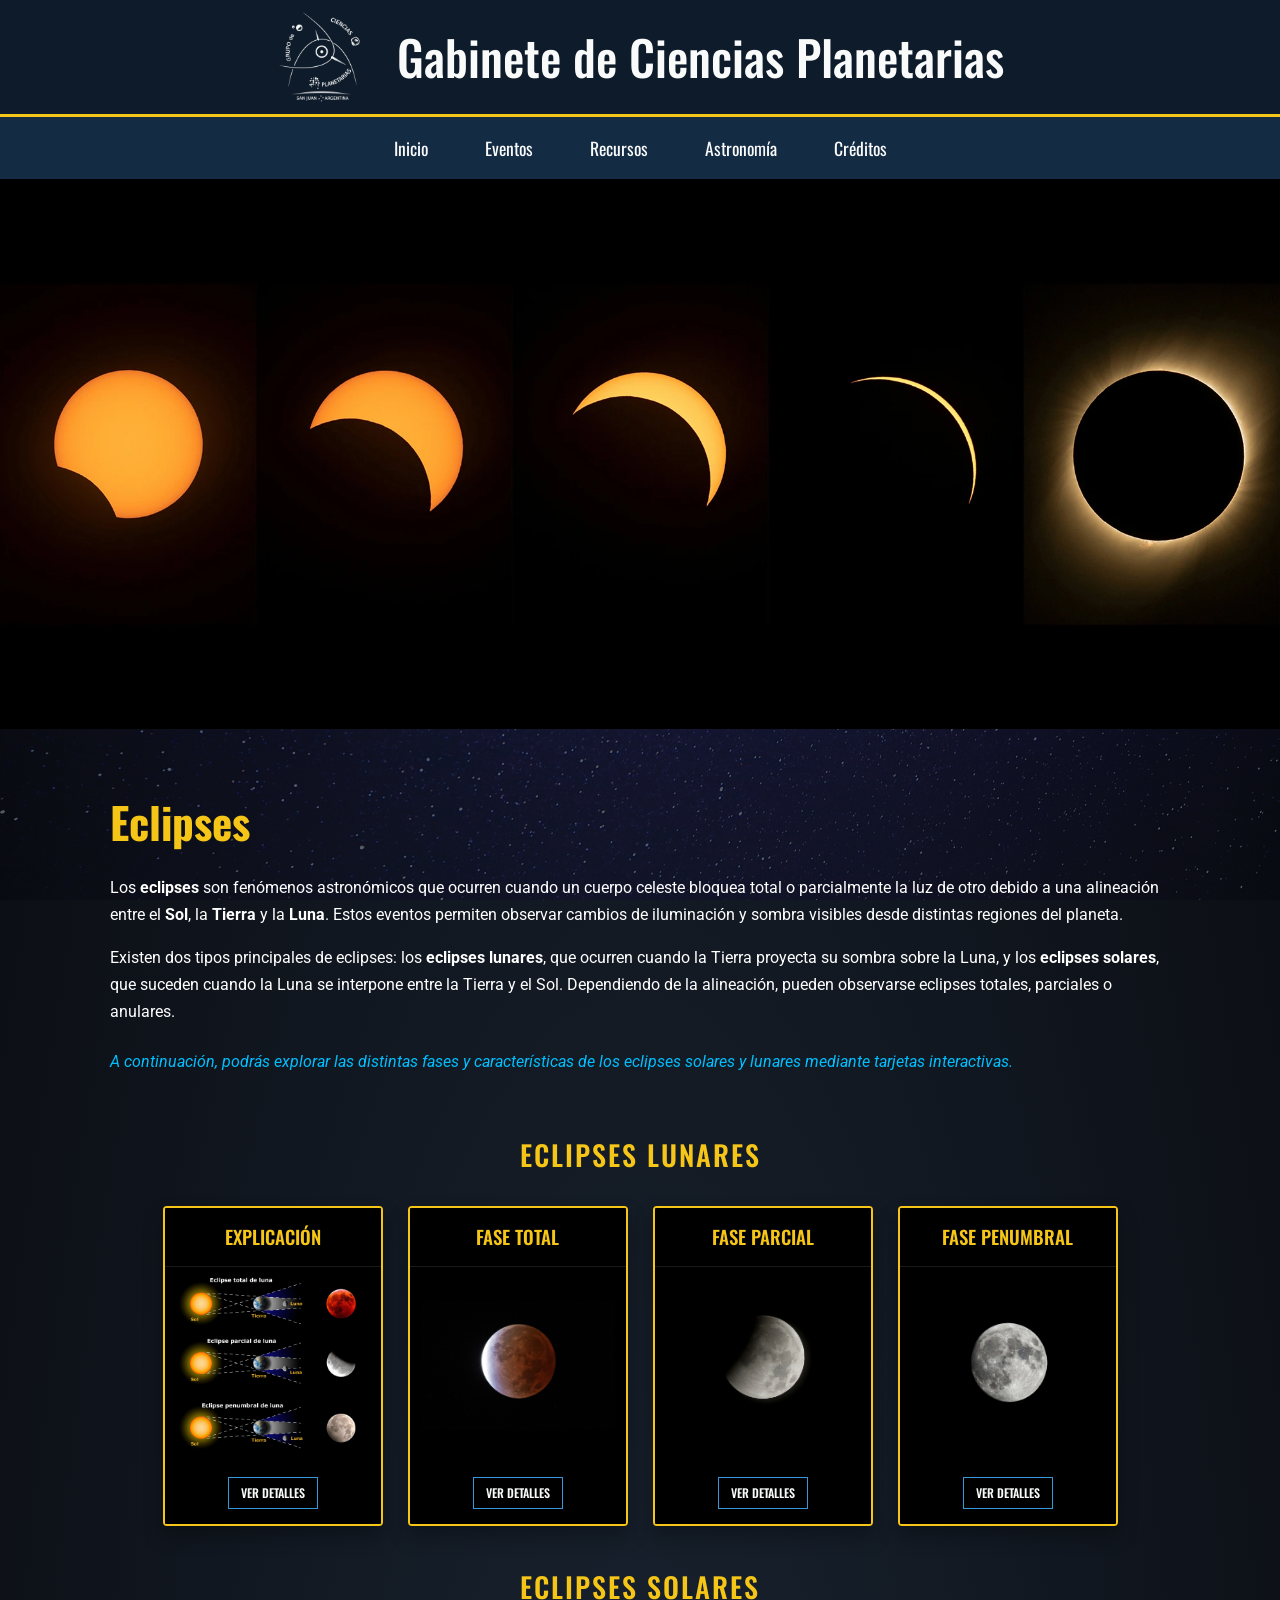
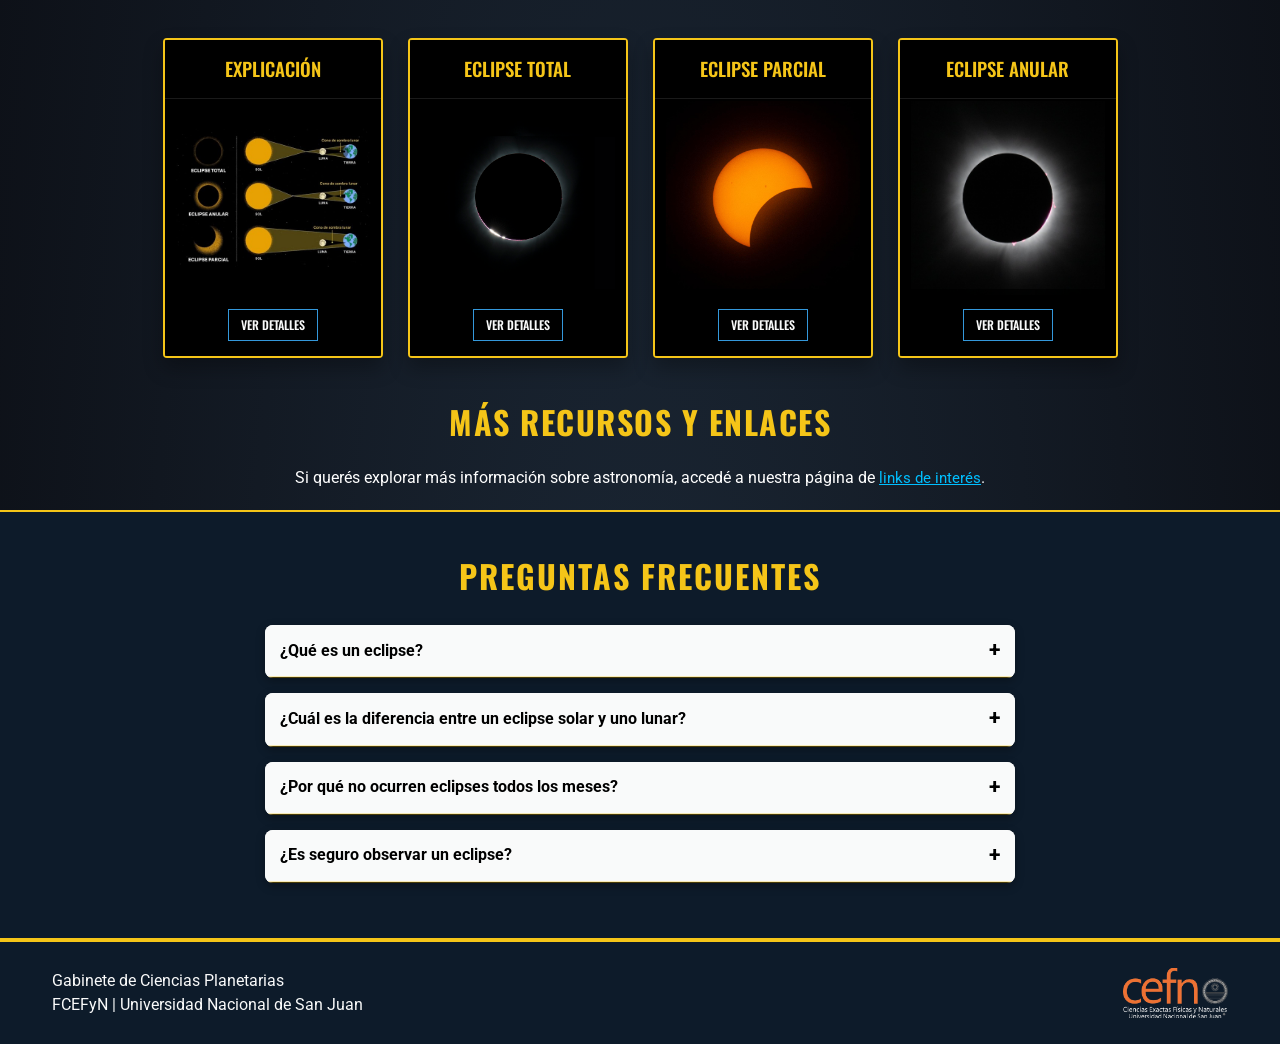
<file: eclipses.html>
<!DOCTYPE html>

<html lang="es">
    
<head>
    <meta charset="UTF-8">
    <meta http-equiv="X-UA-Compatible" content="IE=edge">
    <meta name="viewport" content="width=device-width, initial-scale=1.0">

    <title>Astronomía - Eclipses</title>

    <!-- Favicon -->
    <link rel="icon" type="image/png" href="img/favicon.png">

    <link rel="preconnect" href="https://fonts.googleapis.com">
    <link rel="preconnect" href="https://fonts.gstatic.com" crossorigin>
    <link href="https://fonts.googleapis.com/css2?family=Oswald:wght@200..700&family=Roboto:ital,wght@0,100;0,300;0,400;0,500;0,700;0,900;1,100;1,300;1,400;1,500;1,700;1,900&display=swap" rel="stylesheet">

    <link rel="stylesheet" href="css/eclipses.css">
    <link rel="stylesheet" href="css/style.css">
    <link rel="stylesheet" href="css/responsive.css">


</head>

<body>

        <!-- HEADER SUPERIOR -->
        <header id="main-header">
            <div class="header-content">
                <a href="index.html" class="logo">
                <img src="img/Logo.png" alt="Logo de la oficina">
                </a>
                <h1 class="office-name">Gabinete de Ciencias Planetarias</h1>
            </div>
        </header>


    <!--barra de navegacion-->
    
        <nav id="main-nav">
        <div class="container nav-bar">
            <a href="index.html" class="navItem">Inicio</a>
            <a href="eventos.html" class="navItem">Eventos</a>
            <div class="dropdown">
            <a href="#" class="navItem dropbtn">Recursos</a>
            <div class="dropdown-content">
                <a href="glosario.html">Glosario</a>
                <a href="links.html">Link de interes</a>
                <a href="cielo.html">Mapas del cielo</a>
            </div>
            </div>

            <div class="dropdown">
            <a href="#" class="navItem dropbtn">Astronomía</a>
            <div class="dropdown-content">
                <a href="eclipses.html">Eclipses</a>
                <a href="fases-lunares.html">Fases Lunares</a>
                <a href="sistema-solar.html">Sistema Solar</a>
            </div>
            </div>
            <a href="creditos.html" class="navItem">Créditos</a>
        </div>
        </nav>


    <!-- BANNER -->
    <section class="full-banner">
        <img src="img/solar1.webp" alt="Fases eclipses" class="full-banner-img">
    </section>

    <!-- INTRO -->
    <div class="intro-container">

    <section class="seccion-informativa-eclipses">
        
        <h1 class="titulo-eclipses">Eclipses</h1>
        
            <p class="descripcion-eclipses">
                Los <strong>eclipses</strong> son fenómenos astronómicos que ocurren cuando un cuerpo celeste bloquea total o parcialmente la luz de otro debido a una alineación entre el <strong>Sol</strong>, la <strong>Tierra</strong> y la <strong>Luna</strong>. Estos eventos permiten observar cambios de iluminación y sombra visibles desde distintas regiones del planeta.
            </p>

            <p class="descripcion-eclipses">
                Existen dos tipos principales de eclipses: los <strong>eclipses lunares</strong>, que ocurren cuando la Tierra proyecta su sombra sobre la Luna, y los <strong>eclipses solares</strong>, que suceden cuando la Luna se interpone entre la Tierra y el Sol. Dependiendo de la alineación, pueden observarse eclipses totales, parciales o anulares.
            </p>

            <p class="instruccion-interactiva">
                A continuación, podrás explorar las distintas fases y características de los eclipses solares y lunares mediante tarjetas interactivas.
            </p>

    </section>

    </div>


    <div class="container-cards">

        <h2 class="titulo-seccion">Eclipses Lunares</h2>

        <div class="cards-row">
            
            <!-- CARD 1 -->
            <div class="card">
                <div class="card-inner">
                    <div class="face front">
                        <img src="img/eclipluna.jpg" alt="Diagrama de eclipses">
                        <div class="info-top"><h3>Explicación</h3></div>
                        <div class="info-front">
                            <a href="#" class="btn-front">Ver Detalles</a>
                        </div>
                    </div>
                    <div class="face back">
                        <div class="info-top"><h3>Explicación</h3></div>
                        <div class="content-back">
                            <p>Los eclipses lunares ocurren cuando la Luna atraviesa la sombra proyectada por la Tierra durante la alineación entre el Sol, la Tierra y la Luna.</p>
                        </div>
                        <div class="info-front">
                            <a href="#" class="btn-back">Volver</a>
                        </div>
                    </div>
                </div>
            </div>



            <!-- CARD 2 -->
            <div class="card">
                <div class="card-inner">
                    <div class="face front">
                        <img src="img/large-moon.jpg" alt="Fase total">
                        <div class="info-top"><h3>Fase total</h3></div>
                        <div class="info-front">
                            <a href="#" class="btn-front">Ver Detalles</a>
                        </div>
                    </div>
                    <div class="face back">
                        <div class="info-top"><h3>Fase total</h3></div>
                        <div class="content-back">
                            <p>La Luna entra completamente en la umbra. Adquiere un color rojizo debido a la atmósfera de la Tierra.</p>
                        </div>
                        <div class="info-front">
                            <a href="#" class="btn-back">Volver</a>
                        </div>
                    </div>
                </div>
            </div>

            <!-- CARD 3 -->
            <div class="card">
                <div class="card-inner">
                    <div class="face front">
                        <img src="img/parcial-moon.jpg" alt="Fase parcial">
                        <div class="info-top"><h3>Fase parcial</h3></div>
                        <div class="info-front">
                            <a href="#" class="btn-front">Ver Detalles</a>
                        </div>
                    </div>
                    <div class="face back">
                        <div class="info-top"><h3>Fase parcial</h3></div>
                        <div class="content-back">
                            <p>Ocurre cuando solo una parte de la Luna entra en la umbra, la parte más oscura de la sombra terrestre.</p>
                        </div>
                        <div class="info-front">
                            <a href="#" class="btn-back">Volver</a>
                        </div>
                    </div>
                </div>
            </div>

            <!-- CARD 4 -->
            <div class="card">
                <div class="card-inner">
                    <div class="face front">
                        <img src="img/nofondopenumbral.png" alt="Fase penumbral">
                        <div class="info-top"><h3>Fase penumbral</h3></div>
                        <div class="info-front">
                            <a href="#" class="btn-front">Ver Detalles</a>
                        </div>
                    </div>
                    <div class="face back">
                        <div class="info-top"><h3>Fase penumbral</h3></div>
                        <div class="content-back">
                            <p>La Luna atraviesa la penumbra de la Tierra. El cambio de brillo es muy sutil y difícil de notar a simple vista.</p>
                        </div>
                        <div class="info-front">
                            <a href="#" class="btn-back">Volver</a>
                        </div>
                    </div>
                </div>
            </div>

        </div>


        <!-- ECLIPSES SOLARES SECTION-->

        <h2 class="titulo-seccion">Eclipses Solares</h2>

        <div class="cards-row">
                <!-- CARD 1 -->
            <div class="card">
                <div class="card-inner">
                    <div class="face front">
                        <img src="img/sun-eclipse.jpg" alt="Diagrama de eclipses solares">
                        <div class="info-top"><h3>Explicación</h3></div>
                        <div class="info-front">
                            <a href="#" class="btn-front">Ver Detalles</a>
                        </div>
                    </div>
                    <div class="face back">
                        <div class="info-top"><h3>Explicación</h3></div>
                        <div class="content-back">
                            <p>
                                Un eclipse solar ocurre cuando la Luna se interpone entre la Tierra y el Sol, bloqueando parcial o totalmente la luz solar en determinadas regiones del planeta.
                            </p>
                        </div>
                        <div class="info-front">
                            <a href="#" class="btn-back">Volver</a>
                        </div>
                    </div>
                </div>
            </div>

            <!-- CARD 2 -->
            <div class="card">
                <div class="card-inner">
                    <div class="face front">
                        <img src="img/total- sun.jpg" alt="Fase total sol">
                        <div class="info-top"><h3>Eclipse Total</h3></div>
                        <div class="info-front">
                            <a href="#" class="btn-front">Ver Detalles</a>
                        </div>
                    </div>
                    <div class="face back">
                        <div class="info-top"><h3>Eclipse total</h3></div>
                        <div class="content-back">
                            <p>
                                Ocurre cuando la Luna cubre completamente el disco solar. Durante unos minutos, el cielo se oscurece y puede observarse la corona del Sol.
                            </p>
                        </div>
                        <div class="info-front">
                            <a href="#" class="btn-back">Volver</a>
                        </div>
                    </div>
                </div>
            </div>

            <!-- CARD 3 -->
            <div class="card">
                <div class="card-inner">
                    <div class="face front">
                        <img src="img/partial-sol.jpg" alt="Fase parcial sol">
                        <div class="info-top"><h3>Eclipse parcial</h3></div>
                        <div class="info-front">
                            <a href="#" class="btn-front">Ver Detalles</a>
                        </div>
                    </div>
                    <div class="face back">
                        <div class="info-top"><h3>Eclipse parcial</h3></div>
                        <div class="content-back">
                            <p>
                                Se produce cuando la Luna cubre solo una parte del Sol. El Sol parece tener una sección oscurecida desde la Tierra.
                            </p>
                        </div>
                        <div class="info-front">
                            <a href="#" class="btn-back">Volver</a>
                        </div>
                    </div>
                </div>
            </div>

            <!-- CARD 4 -->
            <div class="card">
                <div class="card-inner">
                    <div class="face front">
                        <img src="img/anular-sun.jpg" alt="Fase anular sol">
                        <div class="info-top"><h3>Eclipse anular</h3></div>
                        <div class="info-front">
                            <a href="#" class="btn-front">Ver Detalles</a>
                        </div>
                    </div>
                    <div class="face back">
                        <div class="info-top"><h3>Eclipse anular</h3></div>
                        <div class="content-back">
                            <p>
                                Sucede cuando la Luna está más alejada de la Tierra y no cubre completamente el Sol, dejando visible un anillo brillante alrededor.
                            </p>
                        </div>
                        <div class="info-front">
                            <a href="#" class="btn-back">Volver</a>
                        </div>
                    </div>
                </div>
            </div>

        </div>

    </div>


        <!---Seccion con link que lleva directo a links de interes (link.html)-->
        <section class="links-interes">
            <div class="section-inner text-center">
                <h2>Más recursos y enlaces</h2>
                <p class="texto-final">
                    Si querés explorar más información sobre astronomía, accedé a nuestra página de <a href="links.html" class="link-final">links de interés</a>.
                </p>
            </div>
        </section>

        <section class="faq-section">
            <div class="section-inner">
            <h2>Preguntas Frecuentes</h2>

            <div class="accordion-item">
                <label>
                    ¿Qué es un eclipse?
                <span class="icon">+</span>
                </label>
                <div class="accordion-content">
                    <p>
                        Un eclipse ocurre cuando un cuerpo celeste bloquea total o parcialmente la luz de otro debido a una alineación entre el Sol, la Tierra y la Luna.
                    </p>
                </div>
            </div>

            <div class="accordion-item">
                <label>
                    ¿Cuál es la diferencia entre un eclipse solar y uno lunar?
                <span class="icon">+</span>
                </label>
                <div class="accordion-content">
                    <p>
                        En un eclipse solar, la Luna bloquea la luz del Sol vista desde la Tierra. En un eclipse lunar, la Tierra proyecta su sombra sobre la Luna.
                    </p>
                </div>
            </div>

            <div class="accordion-item">
                <label>
                    ¿Por qué no ocurren eclipses todos los meses?
                <span class="icon">+</span>
                </label>
                <div class="accordion-content">
                    <p>
                        Aunque la Luna orbita la Tierra cada mes, su órbita está ligeramente inclinada, por lo que la alineación perfecta necesaria para un eclipse no ocurre siempre.
                    </p>
                </div>
            </div>
            
            <div class="accordion-item">
                <label>
                    ¿Es seguro observar un eclipse?
                <span class="icon">+</span>
                </label>
                <div class="accordion-content">
                    <p>
                        Los eclipses lunares pueden observarse sin protección. En cambio, los eclipses solares requieren filtros especiales para evitar daños graves en la vista.
                    </p>
                </div>
            </div>
            </div>
        </section>

    <!---footer con boton deslizante al principio-->

    <!-- Botón volver arriba -->
    <button id="back-to-top-btn" title="Volver arriba">↑</button>

    <footer id="main-footer" class="footer w-100">
        <div class="footer-container">
        <!-- Texto izquierda -->
        <div class="footer-text">
            <p>Gabinete de Ciencias Planetarias</p>
            <p>FCEFyN | Universidad Nacional de San Juan</p>
        </div>

        <!-- Imagen derecha -->
        <div class="footer-right">
            <img src="img/fondo.png" alt="Logo SIED" class="footer-logo">
        </div>
        </div>
    </footer>

        <script src="js/boton.js"></script> <!-- en este JS tengo los codigos del boton-->
        <script src="js/flip.js"></script>
        <script src="js/acordeon.js"></script>



</body>

</html>
</file>
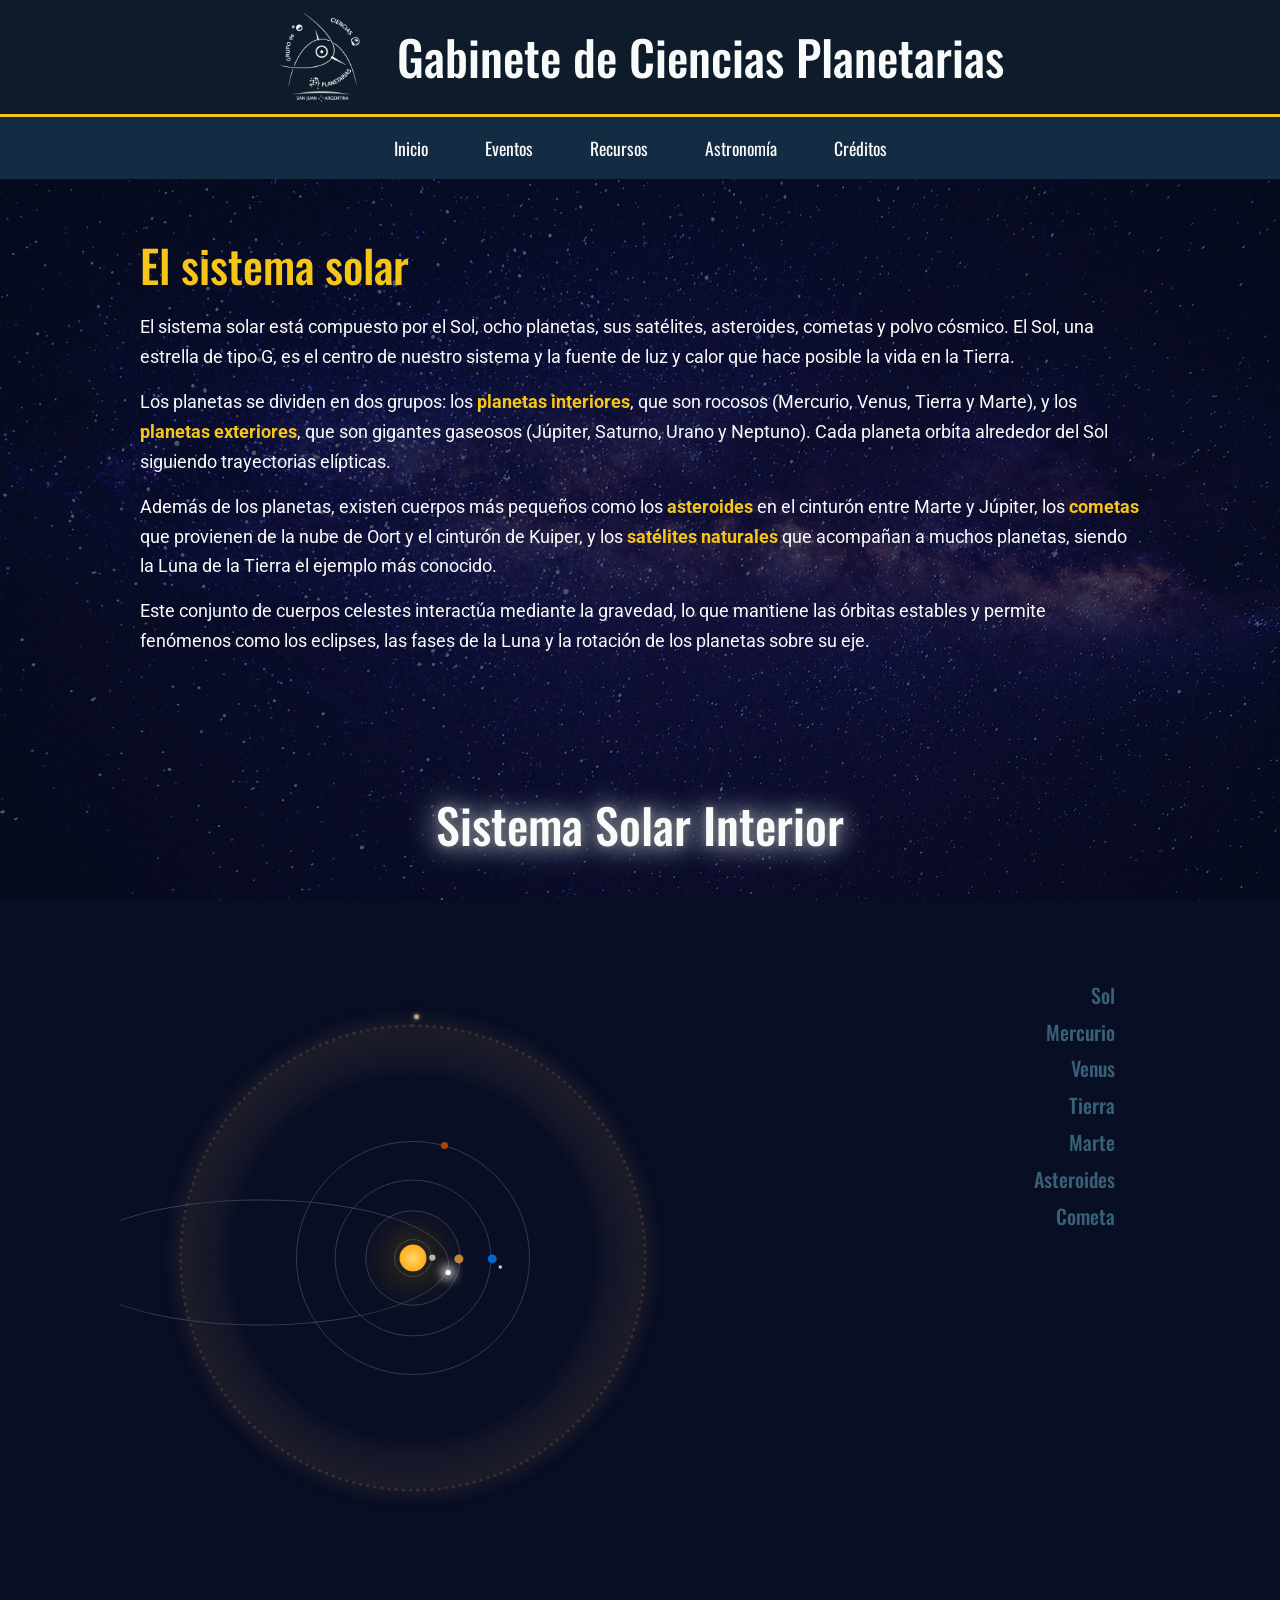
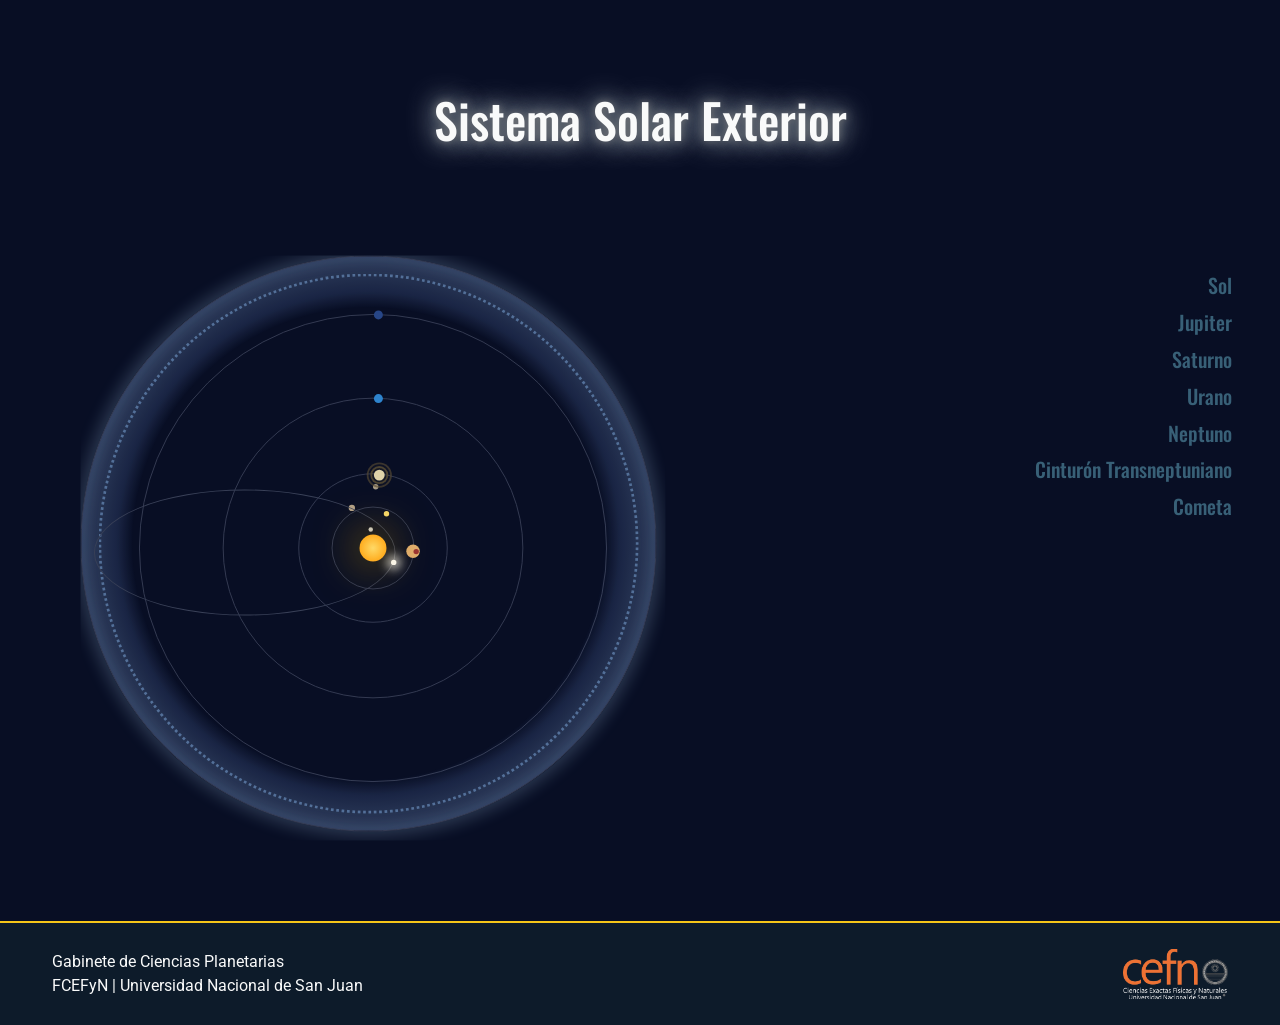
<file: sistema-solar.html>
<!DOCTYPE html>
<html lang="es">
<head>
<meta charset="UTF-8">
    <!-- Required meta tags -->
    <meta charset="utf-8">
    <meta name="viewport" content="width=device-width, initial-scale=1.0">

	<title>Sistema Solar Interactivo</title>

    <!-- Favicon -->
    <link rel="icon" type="image/png" href="img/favicon.png">

    <!-- Tooltip (Bootstrap) -->
    <link href="https://cdn.jsdelivr.net/npm/bootstrap@5.3.2/dist/css/bootstrap.min.css" rel="stylesheet">
    <script src="https://cdn.jsdelivr.net/npm/bootstrap@5.3.2/dist/js/bootstrap.bundle.min.js"></script>

    <!-- Bootstrap CSS -->
    <link href="https://cdn.jsdelivr.net/npm/bootstrap@5.3.0/dist/css/bootstrap.min.css" rel="stylesheet">

	
    <!-- Bootstrap JS -->
    <script src="https://cdn.jsdelivr.net/npm/bootstrap@5.3.0/dist/js/bootstrap.bundle.min.js"></script>

    <!-- Fuentes Google Fonts -->
    <link href="https://fonts.googleapis.com/css2?family=Oswald:wght@300;400;500;600;700&family=Roboto:ital,wght@0,400;1,700&family=Orbitron:wght@400;700&display=swap" rel="stylesheet">

    <!-- Font Awesome -->
    <link rel="stylesheet" href="https://stackpath.bootstrapcdn.com/font-awesome/4.7.0/css/font-awesome.min.css">

    <!-- Tu CSS -->
    <link rel="stylesheet" href="css/style.css">
    <link rel="stylesheet" href="css/solar-interior.css">
 	  <link rel="stylesheet" href="css/solar-exterior.css">
    <link rel="stylesheet" href="css/responsive.css">

</head>

<body>

	    <!-- HEADER SUPERIOR -->
    <header id="main-header">
        <div class="header-content">
            <a href="index.html" class="logo">
            <img src="img/Logo.png" alt="Logo de la oficina">
            </a>
            <h1 class="office-name">Gabinete de Ciencias Planetarias</h1>
        </div>
    </header>


    <!--barra de navegacion-->

        <nav id="main-nav">
            <div class="container nav-bar">
                <a href="index.html" class="navItem">Inicio</a>
                <a href="eventos.html" class="navItem">Eventos</a>
                <div class="dropdown">
                <a href="#" class="navItem dropbtn">Recursos</a>
                <div class="dropdown-content">
                    <a href="glosario.html">Glosario</a>
                    <a href="links.html">Link de interes</a>
                    <a href="cielo.html">Mapas del cielo</a>
                </div>
                </div>

                <div class="dropdown">
                <a href="#" class="navItem dropbtn">Astronomía</a>
                <div class="dropdown-content">
                    <a href="eclipses.html">Eclipses</a>
                    <a href="fases-lunares.html">Fases Lunares</a>
                    <a href="sistema-solar.html">Sistema Solar</a>
                </div>
                </div>
                    <a href="creditos.html" class="navItem">Créditos</a>
            </div>
        </nav>

    <!--- Sistema solar contenido-->

    <div class="container"> 
      <section class="system-section">
        <div class="section-content">
          <h2>El sistema solar</h2>
          <p>El sistema solar está compuesto por el Sol, ocho planetas, sus satélites, asteroides, cometas y polvo cósmico. El Sol, una estrella de tipo G, es el centro de nuestro sistema y la fuente de luz y calor que hace posible la vida en la Tierra.</p>

          <p>Los planetas se dividen en dos grupos: los <strong>planetas interiores</strong>, que son rocosos (Mercurio, Venus, Tierra y Marte), y los <strong>planetas exteriores</strong>, que son gigantes gaseosos (Júpiter, Saturno, Urano y Neptuno). Cada planeta orbita alrededor del Sol siguiendo trayectorias elípticas.</p>

          <p>Además de los planetas, existen cuerpos más pequeños como los <strong>asteroides</strong> en el cinturón entre Marte y Júpiter, los <strong>cometas</strong> que provienen de la nube de Oort y el cinturón de Kuiper, y los <strong>satélites naturales</strong> que acompañan a muchos planetas, siendo la Luna de la Tierra el ejemplo más conocido.</p>

          <p>Este conjunto de cuerpos celestes interactúa mediante la gravedad, lo que mantiene las órbitas estables y permite fenómenos como los eclipses, las fases de la Luna y la rotación de los planetas sobre su eje.</p>
        </div>
      </section>
    </div>



    <section id="interior-section" class="text-center mt-5 p-3">
      <h3 class="interior-title">Sistema Solar Interior</h3>
    </section>


    <!--Sistema solar interior-->
    <section class="clearfix">
      <!-- Contenedor del mapa del sistema solar -->
      <div class="solar-map">
        <ul class="solarsystem">
          <li class="sun"><a href="#sun"><span>Sol</span></a></li>
          <li class="mercury"><a href="#mercury"><span>Mercurio</span></a></li>
          <li class="venus"><a href="#venus"><span>Venus</span></a></li>
          <li class="earth"><a href="#earth"><span>Tierra<span class="moon"> &amp; Moon</span></span></a></li>
          <li class="mars"><a href="#mars"><span>Marte</span></a></li>
          <li class="asteroids_meteorids"><span>Asteroides</span></li>
          <li class="comet-orbit">
            <div class="comet"></div>
          </li>
        </ul>
      </div>

      <!-- 🌍 Descripciones del sistema solar -->
      <div class="solar-names">
        <ul id="descriptions">
          <li>
            <h2 id="sun">Sol</h2>
            <p>El Sol es una estrella: una enorme esfera de gases incandescentes en el centro de nuestro sistema solar. Su energía y calor hacen posible la vida en la Tierra, y su influencia se extiende más allá de Neptuno y Plutón. Aunque es esencial para nosotros, es solo una de las miles de millones de estrellas de la galaxia Vía Láctea.</p>
          </li>

          <li>
            <h2 id="mercury">Mercurio</h2>
            <p>Mercurio, abrasado por el Sol, es apenas más grande que la Luna. Tiene una atmósfera muy tenue, por lo que su superficie está llena de cráteres. Durante el día alcanza temperaturas extremas y por la noche descienden muy por debajo de cero. Un día en Mercurio dura aproximadamente 176 días terrestres, mientras que completa una órbita alrededor del Sol cada 88 días. Carece de satélites naturales.</p>
          </li>

          <li>
            <h2 id="venus">Venus</h2>
            <p>Venus es el segundo planeta del sistema solar y es muy parecido a la Tierra en tamaño, pero con un ambiente extremadamente hostil. Tiene una atmósfera densa y tóxica que provoca un fuerte efecto invernadero, elevando sus temperaturas a niveles muy altos. Un día en Venus (una rotación completa) dura aproximadamente 243 días terrestres, mientras que tarda unos 225 días terrestres en dar una vuelta alrededor del Sol. Además, gira en sentido contrario al de la mayoría de los planetas. Junto con Mercurio es otro planeta que no tiene satélites naturales.</p>
          </li>

          <li>
            <h2 id="earth">Tierra</h2>
            <p>La Tierra es nuestro hogar y el único planeta conocido con vida. Su gran cantidad de agua líquida, junto con una atmósfera que protege y regula la temperatura, permite la existencia de una enorme diversidad de seres vivos. Un día dura 24 horas y tarda 365 días en completar una vuelta alrededor del Sol.</p>
          </li>

          <li>
            <h2 id="mars">Marte</h2>
            <p>Marte es un planeta rocoso conocido como el “planeta rojo” por el color de su superficie. Presenta montañas, valles y casquetes polares de hielo, lo que indica que en el pasado pudo haber tenido agua. Un día en Marte dura unas 24,6 horas, muy similar al de la Tierra, y tarda 687 días terrestres en dar una vuelta alrededor del Sol. Aunque hoy es un mundo frío y seco, sigue siendo objeto de estudio por la posibilidad de que haya albergado vida.</p>
          </li>

          <li>
            <h2 id="asteroids_meteorids">Asteroides</h2>
            <p>El cinturón de asteroides es una región ubicada entre Marte y Júpiter, donde se concentran millones de cuerpos rocosos de formas irregulares. El objeto más grande es Ceres, considerado un planeta enano. Esta zona marca la transición entre los planetas rocosos y los gigantes gaseosos.</p>
          </li>
          <li>
            <h2 id="comet">Cometa</h2>
            <p>Los cometas son cuerpos celestes formados por hielo, polvo y roca que orbitan el Sol en trayectorias muy alargadas, pasando por un punto cercano (perihelio) y otro lejano (afelio). Al acercarse al Sol, el calor libera gases y polvo que forman una nube brillante y una cola visible. Su color varía según los materiales: el polvo genera tonos amarillentos y los gases, azulados o verdosos.</p>
          </li>
        </ul>
      </div>

  </section>

        <section id="exterior-section" class="text-center mt-5">
            <h2 class="exterior-title">Sistema Solar Exterior</h2>
        </section>


    <!--Sistema solar exterior-->
    <section class="exterior-clearfix">

      <!-- Contenedor del mapa del sistema solar -->
      <div class="solar-map">
        <ul class="solar-exterior">
          <li class="sun"><a href="#sun"><span>Sol</span></a></li>
          <li class="jupiter">
            <a href="#jupiter"><span>Júpiter</span></a>

            <!-- CONTENEDOR -->
            <div class="orbit-jupiter">
              <div class="luna io" title="Ío"></div>
              <div class="luna europa" title="Europa"></div>
              <div class="luna ganimedes" title="Ganimedes"></div>
              <div class="luna calisto" title="Calisto"></div>
            </div>
          </li>

          <li class="saturn">
            <span class="ring-outer"></span>
            <span class="ring-inner"></span>
            <span class="planet"></span>
          </li>
          <li class="uranus"><a href="#uranus"><span>Urano</span></a></li>
          <li class="neptune"><a href="#neptune"><span>Neptuno</span></a></li>
          <li class="transneptunian-belt"></li>
          <div class="transneptunian-belt-ring"></div>
          <li class="comet-orbit2">
            <div class="comet2"></div>
          </li>
        </ul>
      </div>

      <!-- 🌍 Descripciones del sistema solar -->
      <div class="solar-names">
        <ul id="descriptions2">
          <li>
            <h2 id="sun">Sol</h2>
            <p>El Sol es una estrella: una enorme esfera de gases incandescentes en el centro de nuestro sistema solar. Su energía y calor hacen posible la vida en la Tierra, y su influencia se extiende más allá de Neptuno y Plutón. Aunque es esencial para nosotros, es solo una de las miles de millones de estrellas de la galaxia Vía Láctea.</p>
          </li>

          <li>
            <h2 id="jupiter">Jupiter</h2>
            <p>Júpiter es el planeta más grande del sistema solar y posee numerosas lunas, incluyendo cuatro muy grandes que forman un sistema propio. Se encuentra a una distancia media de unos 778 millones de kilómetros del Sol. Un día en Júpiter dura aproximadamente 10 horas, y tarda cerca de 12 años terrestres en completar una órbita alrededor del Sol. Destaca la Gran Mancha Roja, una gigantesca tormenta activa desde hace siglos, con vientos muy intensos y un tamaño mayor que la Tierra.</p>
          </li>

          <li>
            <h2 id="saturn">Saturno</h2>
            <p>Saturno es un gigante gaseoso compuesto principalmente por hidrógeno y helio, famoso por sus impresionantes anillos. Es unas 755 veces más grande que la Tierra y se encuentra a unos 1.430 millones de kilómetros del Sol. Sus vientos pueden alcanzar velocidades de hasta 1.800 km/h, formando bandas visibles en su atmósfera. Un día en Saturno dura aproximadamente 10,7 horas, y tarda cerca de 29 años terrestres en completar una órbita alrededor del Sol.</p>
          </li>

          <li>
            <h2 id="uranus">Urano</h2>
            <p>Urano es el séptimo planeta del sistema solar y fue el primero descubierto con un telescopio, en 1781. Es un gigante gaseoso helado que se encuentra a unos 2.870 millones de kilómetros del Sol. Un día en Urano dura aproximadamente 17 horas, y tarda 84 años terrestres en completar una órbita. Se destaca por su inclinación extrema, ya que gira casi “acostado” sobre su eje.</p>
          </li>

          <li>
            <h2 id="neptune">Neptuno</h2>
            <p>Neptuno es el planeta más lejano del sistema solar, ubicado a unos 4.500 millones de kilómetros del Sol. Tarda aproximadamente 165 años terrestres en completar una órbita y no es visible a simple vista debido a su gran distancia. Es un gigante helado con vientos extremadamente fuertes, los más rápidos del sistema solar. Un día en Neptuno dura cerca de 16 horas.</p>
          </li>

          <li>
            <h2 id="transneptunian-belt">Cinturón Transneptuniano</h2>
            <p>El cinturón transneptuniano es una amplia región fría más allá de Neptuno, formada por miles de cuerpos helados y planetas enanos como Plutón, Haumea, Makemake y Eris. Se considera una zona clave para entender el origen y la formación del sistema solar.</p>
          </li>
          <li>
            <h2 id="comet2">Cometa</h2>
            <p>En las regiones externas del sistema solar, como el cinturón transneptuniano, los cometas permanecen fríos y poco activos. Desde allí recorren órbitas muy alargadas que los llevan hacia el interior, donde el calor del Sol los vuelve visibles al formar su característica cola.</p>
          </li>
        </ul>
      </div>

  </section>

	


    <!---footer con boton deslizante al principio-->

    <!-- Botón volver arriba -->
    <button id="back-to-top-btn" title="Volver arriba">↑</button>

    <footer id="main-footer" class="footer w-100">
        <div class="footer-container">
        <!-- Texto izquierda -->
        <div class="footer-text">
            <p>Gabinete de Ciencias Planetarias</p>
            <p>FCEFyN | Universidad Nacional de San Juan</p>
        </div>

        <!-- Imagen derecha -->
        <div class="footer-right">
            <img src="img/fondo.png" alt="Logo SIED" class="footer-logo">
        </div>
        </div>
    </footer>

    <!-- Tu JS -->

  <script src="js/boton.js"></script> <!-- en este JS tengo los codigos del boton-->
 	<script src="js/solar-interior.js"></script>
  <script src="js/solar-exterior.js"></script>
  <script src="js/cometa-interior.js"></script>
  <script src="js/cometa-exterior.js"></script>


</body>
</html>
</file>
<file: css/eclipses.css>
@import url('https://fonts.googleapis.com/css2?family=Oswald:wght@400;700&family=Roboto:wght@400;700&display=swap');
/* Este pertenece al nuevo*/


* {
    margin: 0;
    padding: 0;
    box-sizing: border-box;   
}


html {
    line-height: 1.15;
    -webkit-text-size-adjust: 100%;
}

body {
    margin: 0;
    font-family: 'Oswald', sans-serif;
    background: radial-gradient(ellipse at bottom, #1b2735 0%, #090a0f 100%);
    padding: 0;
    -webkit-font-smoothing: antialiased;
    font-weight: 400;
    line-height: 1.5;
}


body::before {
    content: "";
    position: fixed;
    top: 0; left: 0;
    width: 100%; height: 100%;
    background: transparent url("img/estrellado5.jpg") repeat;
    opacity: 0.3;
    z-index: -1;
}



/* ===================== HEADER ===================== */
#main-header {
    background-color: #0d1b2a;
    width: 100%;
    padding: 12px 0;
    /* Quitamos font-weight y size de acá, no van en el contenedor */
}

.header-content {
    max-width: 1200px;
    margin: 0 auto;
    display: flex;
    align-items: center;
    justify-content: center;
    gap: 40px;
    font-family: 'Oswald', sans-serif;
}

.header-content .logo img {
    height: 100px;
    width: auto;
    display: block; /* Importante para evitar espacios extra */
}

/* ACÁ ESTÁ EL CAMBIO REAL */
.header-content .office-name {
    color: #f9fafa;
    font-size: 2.9rem;
    margin: 0;
    text-align: center;
    
    /* ESTO ES LO QUE HACE BOOTSTRAP: */
    font-weight: 500 !important; 
    line-height: 1.2;
    -webkit-font-smoothing: antialiased;
    text-rendering: optimizeLegibility;
}

/* ===================== NAVBAR INFERIOR ===================== */

#main-nav {
  background-color: #142b44;
  border-top: 3px solid #f5c518;
  position: sticky;
  top: 0;
  z-index: 1000;
}

.nav-bar {
  display: flex;
  justify-content: center;
  gap: 20px;
  padding: 10px 0;
  align-items: center; /* centra verticalmente todos los items */
}


.navItem {
    color: #f9fafa;
    text-decoration: none;
    font-size: 1.1rem;
    padding: 0.5rem 1rem;
    display: inline-block;
}

.navItem:hover {
  color: #f5c518;
}

/* Dropdown */
.dropdown {
  position: relative; /* necesario para el contenido */
}

.dropdown-content {
  display: none;
  position: absolute;
  top: 100%; /* aparece debajo */
  left: 0;
  background-color: #0d1b2a;
  min-width: 160px;
  box-shadow: 0px 4px 12px rgba(0,0,0,0.2);
  border-radius: 8px;
  z-index: 10;
}

.dropdown-content a {
  display: block;
  padding: 8px 16px;
  color: #F9FAFA;
  text-decoration: none;
}

.dropdown-content a:hover {
  background-color: #F5C518;
  color: #0d1b2a;
}

.dropdown:hover .dropdown-content {
  display: block;
}


/* ===== BANNER PRINCIPAL ===== */
.full-banner {
  width: 100%;
  overflow: hidden;
  margin: 0;
  padding: 0;
}

.full-banner-img {
  width: 100%;
  height: 550px;
  display: block;
  object-fit: cover;
  margin: 0;
  padding: 0;
}




/* ===== INTRO (SIN BOOTSTRAP) ===== */
.intro-container {
  width: 100%;
  padding: 20px;
}

.seccion-informativa-eclipses {
  max-width: 1100px;
  margin: 0 auto;
  padding: 40px 20px;
  text-align: left;
}

.titulo-eclipses {
  font-family: 'Oswald', sans-serif;
  font-size: 2.5rem;
  color: #f5c518;
  margin-bottom: 20px;
}

.descripcion-eclipses {
  font-family: 'Roboto', sans-serif;
  font-size: 16px;
  color: #ffffff;
  line-height: 1.6;
  margin-bottom: 15px;
}

.instruccion-interactiva {
  font-family: 'Roboto', sans-serif;
  font-size: 16px;
  color: #00BFFF;
  font-style: italic;
  margin-top: 25px;
}

/* Títulos de arriba y botones (front y back) */
.info-top h3, 
.btn-front, 
.btn-back {
    font-family: 'Oswald', sans-serif;
    font-weight: 550; /* Para que se vean más potentes */
    text-transform: uppercase; /* Queda muy bien con Oswald */
}


/* Párrafos en la cara trasera */
.content-back p {
    font-family: 'Roboto', sans-serif;
    font-weight: 400;
    line-height: 1.6; /* Mejora la lectura */
    text-align: left;
}




/* LA TARJETA (Contenedor principal) */

.container-cards {
    max-width: 1100px;
    margin: 0 auto;
}

/* cada fila */
.cards-row {
    display: flex;
    justify-content: center;
    gap: 20px;
    margin-bottom: 40px;
}

/* cards SIEMPRE 4 por fila */
.card {
    width: 220px;   /* 🔥 tamaño fijo = no se rompen */
    height: 320px;
    perspective: 1000px;
}



.titulo-seccion {
    width: 100%;              /* ocupa toda la fila */
    text-align: center;       /* centra el texto */
    color: #f5c518;
    font-family: 'Oswald', sans-serif;
    font-size: 28px;
    font-weight: 550;
    letter-spacing: 2px;
    margin-bottom: 30px;      /* espacio con las cards */
    text-transform: uppercase;
}


/* EL CONTENEDOR QUE REALMENTE GIRA */
.card-inner {
    position: relative;
    width: 100%;
    height: 100%;
    text-align: center;
    transition: transform 0.8s cubic-bezier(0.4, 0, 0.2, 1);
    transform-style: preserve-3d;
}

/* Esta clase la pone el JavaScript al hacer click */
.card-inner.flipped {
    transform: rotateY(180deg);
}

/* PROPIEDADES COMUNES PARA AMBAS CARAS */
.face {
    position: absolute; /* Una encima de la otra */
    width: 100%;
    height: 100%;
    -webkit-backface-visibility: hidden; /* Oculta la cara de atrás al girar */
    backface-visibility: hidden;
    border-radius: 4px;
    overflow: hidden;
    box-shadow: 0 10px 20px rgba(0,0,0,0.3);
    overflow: visible !important;

    /* AGREGA ESTA LÍNEA PARA EL BORDE: */
    border: 2px solid #f5c518;
}

/* CARA FRONTAL */
.front {
    background-color: #000000;
    display: flex;
    align-items: center;
    justify-content: center;
}

.front img {
    width: 100%;
    height: 100%;
    object-fit: contain; 
    transform: scale(0.9);
}


/* CARA TRASERA */
.back {
    background-color: #000000; /* Color que combina con el espacio */
    color: #f9fafa;
    transform: rotateY(180deg); /* Empieza volteada */
    display: flex;
    flex-direction: column;
    justify-content: center;
    align-items: center;
    padding: 20px;
}

/* Texto central del Back */
.content-back {
    font-size: 14px;
    line-height: 1.6;
    padding: 0 10px;
    margin: 60px 0; /* Evita que el texto choque con los overlays */
}

/* OVERLAYS (IGUALES EN FRONT Y BACK) */
.info-top, .info-front {
    position: absolute;
    width: 100%;
    left: 0;
    background: rgba(0, 0, 0, 0.7);
    color: #f5c518;
    text-align: center;
    padding: 15px 5px;
    z-index: 5;
}

.info-top {
    top: 0;
    border-bottom: 1px solid rgba(255,255,255,0.1);
}

.info-top h2 {
    font-size: 15px;
    text-transform: uppercase;
    letter-spacing: 2px;
}

.info-front {
    bottom: 0;
}


/* ESTILO BASE PARA AMBOS BOTONES */
.btn-front, .btn-back {
    display: inline-block;
    color: #f9fafa;
    text-decoration: none;
    font-size: 12px;
    border: 1px solid #3498db;
    padding: 6px 12px;
    margin-top: 5px;
    cursor: pointer;
    transition: 0.3s;
    position: relative; /* Importante para que el z-index funcione */
}

/* HOVER DEL BOTÓN FRONTAL */
.btn-front:hover {
    background: #3498db;
    color: #000000;
}

/* --- SOLUCIÓN PARA EL BOTÓN TRASERO --- */
.btn-back {
    /* El z-index solo no basta, necesitamos empujarlo hacia el usuario */
    z-index: 1000; 
    transform: translateZ(5px);
    -webkit-transform: translateZ(5px);
}


/* Aseguramos que la franja del back también tenga prioridad de capa */
.back .info-front {
    z-index: 100;
    transform: translateZ(1px);
    /* Esto permite que los eventos de mouse atraviesen capas fantasmas */
    pointer-events: auto;
}

/* 3. Dale este empujón al botón del back */

.btn-back {
    position: relative;
    z-index: 999;
    /* Esto lo empuja hacia adelante para que no se hunda en la tarjeta */
    transform: translateZ(1px); 
    -webkit-transform: translateZ(1px);
    
    /* Aseguramos que sea visible siempre */
    backface-visibility: visible !important;
}

/* 3. El hover (asegurando que sea prioritario) */
.btn-back:hover {
    background: #3498db!important;
    color: #000000 !important;
    cursor: pointer;
}

/* 4. Cuando la carta está girada, forzamos la prioridad de la cara back */
.card-inner.flipped .back {
    z-index: 10;
}
.card-inner.flipped .front {
    pointer-events: none; /* Evita que el frente invisible bloquee el click */
}



/*links de interes*/

.texto-final {
    /* Configuramos la base blanca */
    color: #ffffff;
    font-family: 'Roboto', sans-serif;
    font-size: 16px;
    font-weight: 400; /* Peso normal, no negrita */
    margin: 20px 0;
    text-align: center;
}

.links-interes h2 {
  font-family: 'Oswald', sans-serif;
  font-size: 2rem;
  margin-bottom: 15px;
  text-transform: uppercase;
  letter-spacing: 1.5px;
  color: #f5c518;
  
  /* --- ESTO ASEGURA EL CENTRADO --- */
  text-align: center; 
  margin-left: auto;
  margin-right: auto;
  padding: 0;         /* Quitamos cualquier padding residual */
  width: 100%;        /* Ocupa todo el ancho para que el center funcione */
}

/* Por seguridad, asegurate que la sección no tenga un alineado distinto */
.links-interes {
    width: 100%;
    display: flex;
    justify-content: center;
    align-items: center;
    flex-direction: column;
}

.link-final {
    /* Configuramos el link para que sea exactamente igual en forma */
    color: #00BFFF !important;       /* Color Celeste */
    font-family: 'Roboto', sans-serif !important;
    font-size: 15px !important;
    font-weight: 400 !important;     /* Mismo grosor que el texto blanco */
    
    /* Eliminamos cualquier rastro de botón */
    text-decoration: underline;      /* Subrayado simple de link */
    background: transparent !important;
    border: none !important;
    padding: 0 !important;
    display: inline !important;      /* Se integra en la línea */
    cursor: pointer;
}

.link-final:hover {
    color: #f5c518 !important;       /* Al pasar el mouse se pone blanco */
    text-decoration: none;           /* Se quita el subrayado al pasar el mouse */
}


/* Contenedor centrado y responsivo */
.section-inner {
  max-width: 800px;
  margin: 0 auto;
  padding: 0 15px;
}

/* FAQ Section */
.faq-section {
  padding: 40px 20px; /* un poco menos vertical */
  background: #0d1b2a;
  color: #f5c518;
  text-align: center;
  border-top: 2px solid #f5c518;
  border-bottom: 2px solid #f5c518;

}

.faq-section h2 {
  font-family: 'Oswald', sans-serif;
  font-size: 2rem;  /* más compacto */
  margin-bottom: 25px;
  text-transform: uppercase;
  letter-spacing: 2px;
}

/* Acordeón */
.accordion-item {
  margin-bottom: 15px;
  text-align: left;
  max-width: 700px; /* más compacto */
  margin-left: auto;
  margin-right: auto;
  border-radius: 8px;
  overflow: hidden;
 
  background: #f9fafa;
  box-shadow: 0 3px 10px rgba(0,0,0,0.3);
  transition: transform 0.3s ease, box-shadow 0.3s ease;
}

.accordion-item:hover {
  transform: translateY(-2px);
  box-shadow: 0 5px 12px rgba(0,0,0,0.4);
}

/* Label */
/* ESTADO BASE Y NORMAL (Sección Cerrada) */
.accordion-item {
    max-width: 500px;
    margin: 0 auto 15px;
    border-radius: 8px;
    overflow: hidden;
    background: #F9FAFA; /* Fondo base del item */
    box-shadow: 0 3px 10px rgba(0,0,0,0.3);
    font-family: "Roboto",sans-serif;
}

/* 1. ESTADO NORMAL (Etiqueta del Acordeón Cerrado) */
.accordion-item label {
    display: flex;
    justify-content: space-between;
    align-items: center;
    padding: 10px 15px;
    cursor: pointer;
    font-weight: bold;
    background-color: #F9FAFA; /* Fondo: Blanco (Normal) */
    color: #000000;              /* Texto: Negro */
    font-size: 1rem;
    transition: background 0.3s, color 0.3s, border-bottom 0.3s;
    border-bottom: 1px solid rgba(245,197,24,0.3);
}

/* 2. ESTADO FLOTANTE (:hover) - Mantiene el color azul/celeste en interacción */
.accordion-item label:hover {
    background: #2980b9; /* Fondo: Celeste Oscuro */
    color: #F9FAFA;      /* Texto: Blanco (CORRECCIÓN de legibilidad) */
    border-bottom-color: #2980b9; /* Borde oscuro para consistencia */
}

/* 3. ESTADO ACTIVO/ABIERTO (.active) - ESTE ES EL CAMBIO CLAVE. */
/* Mantiene el color Celeste (#2980b9) de forma PERSISTENTE cuando está abierto. */
.accordion-item.active label {
    background-color: #2980b9; /* Fondo: Celeste Oscuro (Activo Persistente) */
    color: #F9FAFA;             /* Texto: Blanco */
    /* Este estilo es clave: mantiene el color y quita el borde para conectar el contenido desplegado */
    border-bottom: none; 
}


/* Icono +/– */
.icon {
  font-size: 1.3rem;
  transition: transform 0.3s, color 0.3s;
}

/* Contenido */
.accordion-content {
  max-height: 0;
  overflow: hidden;
  transition: max-height 0.4s ease, padding 0.3s;
  background: #000000;
  padding: 0 18px;
  border-top: 1px solid rgba(245,197,24,0.3);
  
}

.accordion-content p {
  margin: 12px 0;
  color: #f9fafa;
  line-height: 1.5;
  font-size: 0.95rem; /* texto más compacto */
  font-family: "Roboto",sans-serif;
}

/* Estado activo */
.accordion-item.active .accordion-content {
  max-height: 400px; /* menos alto */
  padding: 14px 18px;
}

.accordion-item.active .icon {
  transform: rotate(180deg);
  color: #000000;
}


/* ===================== BOTÓN VOLVER ARRIBA ===================== */
#back-to-top-btn {
    position: fixed;
    bottom: 40px;
    right: 30px;
    z-index: 2000;
    background-color: #f5c518;
    color: #0d1b2a;
    border: none;
    padding: 10px 15px;
    font-size: 18px;
    cursor: pointer;
    border-radius: 5px;
    box-shadow: 0 2px 5px rgba(0,0,0,0.3);
    display: none;          /* oculto por defecto */
    opacity: 0;
    transition: opacity 0.3s ease, transform 0.3s ease;
}

#back-to-top-btn.show {
    display: block;         /* cuando tenga clase show, se muestra */
    opacity: 1;
    transform: translateY(0);
}

/* ESTADO FLOTANTE (:hover) */
#back-to-top-btn:hover {
    /* Mantenemos el fondo amarillo brillante, pero cambiamos el texto */
    background-color: #3498DB; 
    color: #f9fafa; /* Usamos tu gris oscuro para el texto, más sutil */
    
    /* Efecto para hacerlo más fácil de clickear */
    box-shadow: 0 6px 10px rgba(0, 0, 0, 0.4); 
    transform: translateY(-3px); /* Se eleva más que antes */
}

/* ESTADO ACTIVO (:active) - ¡La nueva confirmación visual! */
#back-to-top-btn:active {
    /* Usamos el azul eléctrico para un cambio de color contundente y brillante */
    background-color: #3498DB; 
    color: #212529; /* Texto claro para que se lea perfecto */
    
    /* Efecto de hundimiento */
    transform: translateY(0); 
    box-shadow: 0 1px 3px rgba(0, 0, 0, 0.3); 
}


/* ===================== FOOTER ===================== */
#main-footer {
    background-color: #0d1b2a;
    color: #f9FAFA;
    font-family: 'Roboto', sans-serif;
    font-size: 0.9rem;
    padding: 20px 30px;
    border-top: 2px solid #f5c518;
}

.footer-container {
    max-width: 1200px;
    margin: 0 auto;
    display: flex;
    justify-content: space-between;
    align-items: flex-end;
    flex-wrap: wrap;
    gap: 20px;
}

.footer-text p {
    margin: 0;
    line-height: 1.5;
}

.footer-right {
    display: flex;
    flex-direction: column;
    align-items: flex-end;
    gap: 10px;
}

.footer-logo {
    max-height: 65px;
    width: auto;
}


/*----------------RESPONSIVE-----------------------*/


/*----------XS--------*/
@media (max-width: 575px) {

    /* ===== HEADER ===== */
    .header-content {
        flex-direction: column;
        gap: 10px;
        text-align: center;
    }

    .header-content .logo img {
        height: 70px;
    }

    .header-content .office-name {
        font-size: 1.8rem;
    }

    /* ===== NAVBAR ===== */
    .nav-bar {
        flex-wrap: wrap;
        gap: 10px;
    }

    .navItem {
        font-size: 0.9rem;
        padding: 5px;
    }

    /* ===== BANNER ===== */
    .full-banner-img {
        height: auto;
        max-height: 250px;
    }

    /* ===== CARDS ===== */
    .cards-row {
        flex-wrap: wrap;
        justify-content: center;
    }

    .card {
        width: 100%;
        max-width: 280px;
    }

    /* ===== TEXTOS ===== */
    .titulo-eclipses {
        font-size: 1.8rem;
    }

    .descripcion-eclipses,
    .instruccion-interactiva {
        font-size: 14px;
    }

    /* ===== FAQ ===== */

    .faq-section {
        padding: 20px 10px;      /* menos espacio vertical y lateral */
    }

    .faq-section h2 {
        font-size: 1.6rem;       /* título más pequeño */
        margin-bottom: 22px;     /* menos separación debajo */
    }

    /* Rectángulo del acordeón */
    .accordion-item {
        max-width: 90%;          /* ocupa casi todo el ancho disponible */
        margin: 0 auto 7px;      /* centrado horizontal y margen inferior */
    }

    /* Encabezado del item */
    .accordion-item label {
        padding: 6px 12px;        /* menos altura del rectángulo */
        font-size: 0.9rem;        /* texto más compacto */
    }

    /* Contenido del acordeón */
    .accordion-content p {
        font-size: 0.9rem;       /* texto más chico */
        line-height: 1.4;         /* para mantener legibilidad */
    }

    /* Icono + / - */
    .icon {
        font-size: 1rem;
    }

    /* ===== FOOTER ===== */
    .footer-container {
        flex-direction: column;
        align-items: center;
        text-align: center;
    }

    .footer-right {
        align-items: center;
    }
}


/*----------------S-------------------*/

@media (min-width: 576px) and (max-width: 767.98px){

   /* 🔥 FORZAR 1 CARD POR FILA EN S */
   .cards-row {
        display: flex;
        flex-direction: column;
        align-items: center;
   }

   .card {
        width: 100% !important;
        max-width: 300px;
   }

   /* ===== tu código ===== */
   .header-content {
        flex-direction: row;
        justify-content: center;
        gap: 20px;
    }

    .header-content .logo img {
        height: 80px;
    }

    .header-content .office-name {
        font-size: 2.2rem;
    }

    .nav-bar {
        gap: 15px;
    }

    .navItem {
        font-size: 1rem;
        padding: 6px 10px;
    }

    .full-banner-img {
        max-height: 350px;
    }

    .titulo-eclipses {
        font-size: 2.1rem;
    }

    .descripcion-eclipses {
        font-size: 15px;
    }

    /* Sección FAQ */
    .faq-section {
        padding: 28px 18px;      /* espacio cómodo */
    }

    .faq-section h2 {
        font-size: 1.6rem;         /* título visible pero no gigante */
        margin-bottom: 18px;
    }

    /* Rectángulo del acordeón */
    .accordion-item {
        max-width: 90%;          /* ocupa casi todo el ancho disponible */
        margin: 0 auto 10px;      /* centrado horizontal y margen inferior */
    }

    /* Encabezado del item */
    .accordion-item label {
        padding: 7px 10px;      /* altura generosa */
        font-size: 0.8rem;         /* texto legible */
    }

    /* Contenido del acordeón */
    .accordion-content p {
        font-size: 0.7rem;
        line-height: 1.1;
    }

    /* Icono + / - */
    .icon {
        font-size: 1.2rem;
    }
}


/*-------------------M----------------*/

@media (min-width: 768px) and (max-width: 991.98px){

    /* ===== HEADER ===== */
    .header-content {
        flex-direction: row;
        justify-content: center;
        gap: 25px;
    }

    .header-content .logo img {
        height: 90px;
    }

    .header-content .office-name {
        font-size: 2.5rem;
    }

    /* ===== NAVBAR ===== */
    .nav-bar {
        gap: 18px;
        flex-wrap: wrap;
    }

    .navItem {
        font-size: 1rem;
        padding: 8px 12px;
    }

    /* ===== BANNER ===== */
    .full-banner-img {
        max-height: 420px;
    }

    /* ===== CARDS ===== */
    .cards-row {
        display: flex;
        flex-direction: row;
        flex-wrap: wrap;
        justify-content: center;
        gap: 20px;
    }

    .card {
        width: 48% !important; /* 2 por fila */
        max-width: 320px;
    }

    /* ===== TEXTOS ===== */
    .titulo-eclipses {
        font-size: 2.3rem;
    }

    .descripcion-eclipses {
        font-size: 15px;
    }

    .instruccion-interactiva {
        font-size: 15px;
    }

    /* Sección FAQ */
    .faq-section {
        padding: 30px 20px;      /* espacio cómodo */
    }

    .faq-section h2 {
        font-size: 2.2rem;         /* título visible pero no gigante */
        margin-bottom: 25px;
    }
    

    /* Rectángulo del acordeón */
    .accordion-item {
        max-width: 650px;        /* ancho contenido moderado */
        margin: 0 auto 10px;     /* centrado horizontal y margen inferior */
    }

    /* Encabezado del item */
    .accordion-item label {
        padding: 8px 13px;      /* altura generosa */
        font-size: 1rem;         /* texto legible */
    }

    /* Contenido del acordeón */
    .accordion-content p {
        font-size: 0.8rem;
        line-height: 1.3;
    }

    /* Icono + / - */
    .icon {
        font-size: 1.3rem;
    }

    /* ===== FOOTER ===== */
    .footer-container {
        flex-direction: row;
        justify-content: space-between;
        align-items: flex-end;
    }
}


/*-----------------L-----------------*/

@media (min-width: 992px) and (max-width: 1199.98px){

    /* ===== HEADER ===== */
    .header-content {
        flex-direction: row;
        justify-content: center;
        gap: 35px;
    }

    .header-content .logo img {
        height: 95px;
    }

    .header-content .office-name {
        font-size: 2.7rem;
    }

    /* ===== NAVBAR ===== */
    .nav-bar {
        gap: 20px;
        flex-wrap: nowrap;
    }

    .navItem {
        font-size: 1.05rem;
        padding: 8px 14px;
    }

    /* ===== BANNER ===== */
    .full-banner-img {
        max-height: 500px;
    }

    /* ===== CARDS ===== */
    .cards-row {
        display: flex;
        flex-direction: row;
        flex-wrap: nowrap; /* 🔥 evita salto */
        justify-content: center;
        gap: 20px;
    }

    .card {
        width: 220px !important;
        max-width: 220px;
    }

    /* ===== TEXTOS ===== */
    .titulo-eclipses {
        font-size: 2.5rem;
    }

    .descripcion-eclipses {
        font-size: 16px;
    }

    .instruccion-interactiva {
        font-size: 16px;
    }

    /*--Acordeon responsivo*/
    /* Sección FAQ */
    .faq-section {
        padding: 28px 30px;      /* más espacio vertical y lateral */
    }

    .faq-section h2 {
        font-size: 2.4rem;         /* título más grande */
        margin-bottom: 22px;     /* separación debajo */
    }

    /* Rectángulo del acordeón */
    .accordion-item {
        max-width: 700px;        /* ancho contenido más amplio */
        margin: 0 auto 12px;     /* centrado horizontal y margen inferior */
    }

    /* Encabezado del item */
    .accordion-item label {
        padding: 10px 15px;      /* altura un poco más generosa */
        font-size: 1rem;         /* texto legible */
    }

    /* Contenido del acordeón */
    .accordion-content p {
        font-size: 0.95rem;      /* texto ligeramente más grande */
        line-height: 1.5;        /* legible */
    }

    /* Icono + / - */
    .icon {
        font-size: 1.3rem;
    }

    /* ===== FOOTER ===== */
    .footer-container {
        flex-direction: row;
        justify-content: space-between;
        align-items: flex-end;
    }
}

/*----------------XL--------------*/

@media (min-width: 1200px){

    /* ===== HEADER ===== */
    .header-content {
        flex-direction: row;
        justify-content: center;
        gap: 40px;
    }

    .header-content .logo img {
        height: 100px;
    }

    .header-content .office-name {
        font-size: 2.9rem;
    }

    /* ===== NAVBAR ===== */
    .nav-bar {
        gap: 25px;
        flex-wrap: nowrap;
    }

    .navItem {
        font-size: 1.1rem;
        padding: 8px 16px;
    }

    /* ===== BANNER ===== */
    .full-banner-img {
        max-height: 550px;
    }

    /* ===== CARDS ===== */
    .cards-row {
        display: flex;
        flex-direction: row;
        flex-wrap: nowrap;
        justify-content: center;
        gap: 25px;
    }

    .card {
        width: 220px !important;
        max-width: 220px;
    }

    /* ===== TEXTOS ===== */
    .titulo-eclipses {
        font-size: 2.7rem;
    }

    .descripcion-eclipses {
        font-size: 16px;
        line-height: 1.7;
    }

    .instruccion-interactiva {
        font-size: 16px;
    }

    /* ===== FAQ ===== */
    .accordion-item {
        max-width: 750px;
    }

    /* ===== FOOTER ===== */
    .footer-container {
        flex-direction: row;
        justify-content: space-between;
        align-items: flex-end;
    }
}
</file>
<file: css/style.css>
/* EN ESTE CSS TENGO INFO EN GENERAL Y EL INDEX, OTROS ESTILOS DE CADA PAGINA TENDRAN SU PROPIO CSS*/ 

/* ===================== ESTILOS GENERALES ===================== */
body {
    margin: 0;
    font-family: 'Oswald', sans-serif;
    color: #f9fafa;
    background: radial-gradient(ellipse at bottom, #1b2735 0%, #090a0f 100%);
    padding: 0;
}


body::before {
    content: "";
    position: fixed;
    top: 0; left: 0;
    width: 100%; height: 100%;
    background: transparent url("../img/estrellado5.jpg") repeat;
    opacity: 0.3;
    z-index: -1;
}



/*links de interes*/

.texto-final {
    /* Configuramos la base blanca */
    color: #ffffff;
    font-family: 'Roboto', sans-serif;
    font-size: 16px;
    font-weight: 400; /* Peso normal, no negrita */
    margin: 20px 0;
    text-align: center;
}

.links-interes h2 {
  font-family: 'Oswald', sans-serif;
  font-size: 2rem;   /* Ligeramente más pequeño */
  margin-bottom: 15px;
  text-transform: uppercase;
  letter-spacing: 1.5px;
}

.link-final {
    /* Configuramos el link para que sea exactamente igual en forma */
    color: #00BFFF !important;       /* Color Celeste */
    font-family: 'Roboto', sans-serif !important;
    font-size: 15px !important;
    font-weight: 400 !important;     /* Mismo grosor que el texto blanco */
    
    /* Eliminamos cualquier rastro de botón */
    text-decoration: underline;      /* Subrayado simple de link */
    background: transparent !important;
    border: none !important;
    padding: 0 !important;
    display: inline !important;      /* Se integra en la línea */
    cursor: pointer;
}

.link-final:hover {
    color: #f5c518 !important;       /* Al pasar el mouse se pone blanco */
    text-decoration: none;           /* Se quita el subrayado al pasar el mouse */
}


/* ===================== HEADER ===================== */
#main-header {
  background-color: #0d1b2a;
  width: 100%;
  padding: 12px 0;
}

.header-content {
  max-width: 1200px;
  margin: 0 auto;
  display: flex;
  align-items: center;
  justify-content: center;
  gap: 40px;
  font-family: 'Oswald', sans-serif;
}

.header-content .logo img {
  height: 100px;
  width: auto;
}

.header-content .office-name {
  color: #f9fafa;
  font-size: 2.9rem;
  margin: 0;
  text-align: center;
}

/* ===================== NAVBAR INFERIOR ===================== */

#main-nav {
  background-color: #142b44;
  border-top: 3px solid #f5c518;
  position: sticky;
  top: 0;
  z-index: 1000;
}

.nav-bar {
  display: flex;
  justify-content: center;
  gap: 20px;
  padding: 10px 0;
  align-items: center; /* centra verticalmente todos los items */
}

.navItem {
  color: #f9fafa;
  text-decoration: none;
  font-size: 1.1rem;
  padding: 0.5rem 1rem;
  display: inline-block;
}

.navItem:hover {
  color: #f5c518;
}

/* Dropdown */
.dropdown {
  position: relative; /* necesario para el contenido */
}

.dropdown-content {
  display: none;
  position: absolute;
  top: 100%; /* aparece debajo */
  left: 0;
  background-color: #0d1b2a;
  min-width: 160px;
  box-shadow: 0px 4px 12px rgba(0,0,0,0.2);
  border-radius: 8px;
  z-index: 10;
}

.dropdown-content a {
  display: block;
  padding: 8px 16px;
  color: #F9FAFA;
  text-decoration: none;
}

.dropdown-content a:hover {
  background-color: #F5C518;
  color: #0d1b2a;
}

.dropdown:hover .dropdown-content {
  display: block;
}


/* ===================== HERO SECTION debajo del navbar en el index ===================== */
#hero-section {
  padding: 12px;
}

.hero-title {
  font-family: 'Oswald', sans-serif;
  font-size: 3rem;
  color: #f9fafa; /* color llamativo */
  text-shadow: 0 0 10px gray, 0 0 20px #142b44, 0 0 30px #fff; /* efecto de brillo */
  margin-bottom: 15px;
}

.hero-subtitle {
  font-family: 'Roboto', sans-serif;
  font-size: 1.5rem;
  color: #f9fafa;
  text-shadow: 0 0 5px gray; /* un brillo sutil */
}



/* ===================== FASES LUNARES ===================== */

/* ===================== TITULO ===================== */
#text-fases{
  font-family: 'Oswald', sans-serif;
  font-size: 3rem;
  color: #f1f1f1; /* color llamativo */
  text-shadow: 0 0 10px gray, 0 0 20px #142b44, 0 0 30px #fff; /* efecto de brillo */
  margin-bottom: 15px;
}


/* ===================== FASES LUNARES ===================== */
.noticias-lunares {
  background-color: #0d1b2a; /* fondo oscuro */
  padding: 1rem;
  border-radius: 12px;
}


/* Card de cada fase */
.noticia-lunar-link {
  text-decoration: none; /* quitar subrayado del link */
}

.noticia-lunar-link .row {
  border-bottom: 1px solid #F5C518;
  padding-bottom: 1rem;
  margin-bottom: 1.5rem;
  transition: background-color 0.3s ease, box-shadow 0.3s ease;
  border-radius: 8px;
  cursor: pointer; /* indica que es clickeable */
  min-height: 160px; /* ajustá según convenga */
  display: flex; /* fuerza que hijos estén alineados */
  align-items: center;
}

.noticia-lunar-link:last-child .row {
  border-bottom: none;
}

/* Título y textos */
.noticia-lunar-link h4 {
  color: #F5c518;
  font-weight: 500;
  font-size:2rem;
  font-family: "Oswald";
}

.noticia-lunar-link p {
  color: #F9FAFA;
  margin-bottom: 0.4rem;
}

/* Imagen */
.noticia-lunar-link img {
  border: 2px solid #F5C518;
  border-radius: 8px;
  max-width: 150px;
  transition: transform 0.3s ease, filter 0.3s ease;
  width: 150px;   /* ancho fijo */
  height: 150px;  /* altura fija */
  object-fit: cover; /* mantiene proporción y recorta si hace falta */
  
}

/* ==== Hover ==== */
.noticia-lunar-link .row:hover {
  background-color: rgba(245, 197, 24, 0.08);
  box-shadow: 0 4px 12px rgba(245, 197, 24, 0.3);
}

.noticia-lunar-link .row:hover img {
  transform: scale(1.05);
  filter: brightness(1.2);
}



/* ===================== BOTÓN VOLVER ARRIBA ===================== */
#back-to-top-btn {
    position: fixed;
    bottom: 40px;
    right: 30px;
    z-index: 2000;
    background-color: #f5c518;
    color: #0d1b2a;
    border: none;
    padding: 10px 15px;
    font-size: 18px;
    cursor: pointer;
    border-radius: 5px;
    box-shadow: 0 2px 5px rgba(0,0,0,0.3);
    display: none;          /* oculto por defecto */
    opacity: 0;
    transition: opacity 0.3s ease, transform 0.3s ease;
}

#back-to-top-btn.show {
    display: block;         /* cuando tenga clase show, se muestra */
    opacity: 1;
    transform: translateY(0);
}

/* ESTADO FLOTANTE (:hover) */
#back-to-top-btn:hover {
    /* Mantenemos el fondo amarillo brillante, pero cambiamos el texto */
    background-color: #3498DB; 
    color: #f9fafa; /* Usamos tu gris oscuro para el texto, más sutil */
    
    /* Efecto para hacerlo más fácil de clickear */
    box-shadow: 0 6px 10px rgba(0, 0, 0, 0.4); 
    transform: translateY(-3px); /* Se eleva más que antes */
}

/* ESTADO ACTIVO (:active) - ¡La nueva confirmación visual! */
#back-to-top-btn:active {
    /* Usamos el azul eléctrico para un cambio de color contundente y brillante */
    background-color: #3498DB; 
    color: #212529; /* Texto claro para que se lea perfecto */
    
    /* Efecto de hundimiento */
    transform: translateY(0); 
    box-shadow: 0 1px 3px rgba(0, 0, 0, 0.3); 
}


/* ===================== FOOTER ===================== */
#main-footer {
    background-color: #0d1b2a;
    color: #f9FAFA;
    font-family: 'Roboto', sans-serif;
    font-size: 0.9rem;
    padding: 20px 30px;
    border-top: 2px solid #f5c518;
}

.footer-container {
    max-width: 1200px;
    margin: 0 auto;
    display: flex;
    justify-content: space-between;
    align-items: flex-end;
    flex-wrap: wrap;
    gap: 20px;
}

.footer-text p {
    margin: 0;
    line-height: 1.5;
}

.footer-right {
    display: flex;
    flex-direction: column;
    align-items: flex-end;
    gap: 10px;
}

.footer-logo {
    max-height: 65px;
    width: auto;
    /*filter: invert(1) brightness(1.2);*/
}
</file>
<file: css/responsive.css>
/*ACA TENGO LOS MEDIAS, TODOS LOS TAMAÑOS RESPONSIVOS DE TODO EL PROYECTO*/

/* ================== XS (extra small) ================== */
/* Esto me abacar tamaño 0 – 575px */
@media (max-width: 575px) {

  /* ================== HEADER ================== */
  .header-content {
    flex-direction: column;
    flex-wrap: wrap;
    gap: 10px;
    justify-content: flex-start;
    align-items: center;
  }
  .header-content .office-name { font-size: 1.5rem; }
  .header-content .logo img { height: 50px; }

/* ================== NAVBAR CORREGIDO ================== */
  #main-nav .nav-bar {
    display: flex !important;
    flex-direction: row !important;
    flex-wrap: nowrap !important; /* CAMBIO CLAVE: Prohibido bajar elementos */
    justify-content: space-evenly !important; /* Distribuye parejo */
    gap: 2px; /* Reducimos el espacio entre botones */
    padding: 0 5px;
  }

  #main-nav .navItem {
    font-size: 0.8rem !important; /* Bajamos un poco de 0.9 a 0.8 para asegurar espacio */
    padding: 10px 2px !important; /* Menos espacio a los costados */
    white-space: nowrap !important;
    flex-shrink: 1; /* Permite que los botones se achiquen un poquito si es necesario */
  }
  
  /* ================== HERO SECTION-INDEX================== */
  #hero-section {
    padding: 8px; /* menos espacio lateral para móviles */
  }

  .hero-title {
    font-size: 1.8rem;  /* más chica que 3rem */
    margin-bottom: 10px;
  }

  .hero-subtitle {
    font-size: 1rem;    /* más chica que 1.5rem */
  }



  /* ================== TABLA / CALENDARIO / SLIDER ================== */
  .table { font-size: 0.75rem; }
  #calendar { font-size: 0.65rem; }
  .carousel-item .card { width: 90%; }

  /* ================== FOOTER ================== */
  .footer-container {
    flex-direction: row;          /* textos arriba, logo debajo */
    justify-content: space-between;
    align-items: center;             /* centra verticalmente los elementos */
    gap: 10px;
    flex-wrap: wrap;
    text-align: left;
  }
  .footer-text {
    text-align: left;              /* centrado */
    flex: 1;
  }
  .footer-text p {
    font-size: 0.7rem;
    margin: 0;
    line-height: 1.4;
    text-indent: 0;
    width: 100%;
  }
  .footer-right {
    margin-top: 5px;
    align-items: center;
  }
  .footer-logo {
    max-height: 30px;
    width: auto;
  }

  /* ================== BOTÓN VOLVER ARRIBA ================== */
  #back-to-top-btn {
    bottom: 75px;
    right: 15px;
    padding: 6px 10px;
    font-size: 14px;
  }
}


/* ================== S (Small) ================== */

/* Esto abarca solo tamaño SM */
@media (min-width: 576px) and (max-width: 767px){
  /* ================== HEADER ================== */
  .header-content { flex-direction: column; gap: 15px; }
  .header-content .office-name { font-size: 1.8rem; }
  .header-content .logo img { height: 60px; }

  /* ================== NAVBAR ================== */
  #main-nav .nav-bar { flex-direction: row; gap: 10px; }

  /* ================== TABLA / CALENDARIO / SLIDER ================== */
  .table { font-size: 0.8rem; }
  #calendar { max-width: 95%; font-size: 0.7rem; }
  .carousel-item .card { width: 70%; }

  /* ================== FOOTER ================== */
  .footer-container { flex-direction: row; align-items: center; text-align:left; gap: 10px; }
  .footer-text p { font-size: 0.8rem; }
  .footer-logo { max-height: 35px; }

  /* ================== BOTÓN VOLVER ARRIBA ================== */
  #back-to-top-btn { bottom: 75px; right: 10px; padding: 8px 12px; font-size: 16px; }

  /* ================== HERO SECTION ================== */
  #hero-section { padding: 10px; }
  .hero-title { font-size: 2.2rem; margin-bottom: 12px; }
  .hero-subtitle { font-size: 1.2rem; }
}


/* ================== M (Medium) ================== */

/* Esto abarca solo tamaño M (MD) */
@media (min-width: 768px) and (max-width: 991px) {

  /* ================== HEADER ================== */
  .header-content { gap: 20px; }
  .header-content .office-name { font-size: 2rem; }
  .header-content .logo img { height: 70px; }

  /* ================== NAVBAR ================== */
  #main-nav .nav-bar { flex-wrap: wrap; gap: 15px; }

  /* ================== TABLA / CALENDARIO / SLIDER ================== */
  .table { font-size: 0.85rem; }
  #calendar { max-width: 90%; font-size: 0.75rem; }
  .fc .fc-daygrid-event { font-size: 0.6rem; }
  .carousel-item .card { width: 50%; }

  /* ================== HERO SECTION ================== */
  #hero-section { padding: 12px; }
  .hero-title { font-size: 2.5rem; margin-bottom: 12px; }
  .hero-subtitle { font-size: 1.3rem; }

/* ================== FOOTER ================== */
.footer-container {
    flex-direction: row;           /* texto a la izquierda, logo a la derecha */
    justify-content: space-between;/* separa horizontalmente */
    align-items: center;           /* centra verticalmente */
    text-align: left;
    gap: 2px;                     /* separación entre texto y logo */
    padding: 2px 6px;            /* espacio interno más uniforme */
}

.footer-text p {
    font-size: 0.9rem;             /* un poquito más grande para mejor lectura */
    margin: 0;
    line-height: 1.5;
    max-width: 100%;                /* evita que el texto se estire demasiado */
}

.footer-logo {
    max-height: 45px;              /* ligeramente más grande para balancear */
    width: auto;
}


/* ================== BOTÓN VOLVER ARRIBA ================== */
#back-to-top-btn {
    bottom: 110px;                  /* más arriba para no tapar el footer */
    right: 15px;                    /* separación más cómoda desde el borde derecho */
    padding: 7px 12px;            /* tamaño cómodo de clic */
    font-size: 16px;
}

}

/* ================== L (Large) ================== */

/* 992px – 1199px */
@media (min-width: 992px) and (max-width: 1199px) {

  /* ================== HEADER ================== */
  .header-content { gap: 25px; }
  .header-content .office-name { font-size: 2.5rem; }
  .header-content .logo img { height: 80px; }

  /* ================== NAVBAR ================== */
  #main-nav .nav-bar { flex-wrap: nowrap; gap: 20px; }

  /* ================== TABLA / CALENDARIO / SLIDER ================== */
  .table { max-width: 100%; font-size: 0.9rem; }
  #calendar { max-width: 75%; font-size: 0.8rem; }
  .fc .fc-daygrid-event { font-size: 0.65rem; }
  #myCarousel { max-width: 1199px; }
  .carousel-item .card { width: 35%; }

  /* ================== HERO SECTION ================== */
  #hero-section { padding: 15px; }
  .hero-title { font-size: 3rem; margin-bottom: 15px; }
  .hero-subtitle { font-size: 1.5rem; }
  
/* ================== FOOTER ================== */
.footer-container {
    flex-direction: row;           /* texto a la izquierda, logo a la derecha */
    justify-content: space-between;/* separa horizontalmente */
    align-items: left;           /* centra verticalmente */
    text-align: left;
    gap: 2px;                     /* separación entre texto y logo */
    padding: 3px 6px;            /* espacio interno más uniforme */
}

.footer-text p {
    font-size: 0.9rem;             /* un poquito más grande para mejor lectura */
    margin: 0;
    line-height: 1.5;
    max-width: 100%;                /* evita que el texto se estire demasiado */
}

.footer-logo {
    max-height: 55px;              /* ligeramente más grande para balancear */
    width: auto;
}

/* ================== BOTÓN VOLVER ARRIBA ================== */
#back-to-top-btn {
    bottom: 110px;                  /* más arriba para no tapar el footer */
    right: 15px;                    /* separación más cómoda desde el borde derecho */
    padding: 7px 12px;            /* tamaño cómodo de clic */
    font-size: 16px;
}

}


/* ================== XL (Extra-Large) ================== */
/* 1200px – 1399px */
@media (min-width: 1200px) and (max-width: 1399px) {

  /* ================== HEADER ================== */
  .header-content { gap: 30px; }
  .header-content .office-name { font-size: 3rem; }
  .header-content .logo img { height: 90px; }

  /* ================== NAVBAR ================== */
  #main-nav .nav-bar { flex-wrap: nowrap; gap: 25px; }

  /* ================== TABLA / CALENDARIO / SLIDER ================== */
  .table { font-size: 1rem; }
  #calendar { max-width: 95%; font-size: 0.85rem; }
  .fc .fc-daygrid-event { font-size: 0.7rem; }
  .carousel-item .card { width: 40%; }

  /* ================== HERO SECTION ================== */
  #hero-section { padding: 20px; }
  .hero-title { font-size: 3.5rem; margin-bottom: 20px; }
  .hero-subtitle { font-size: 1.7rem; }

/* ================== FOOTER ================== */
.footer-container {
    flex-direction: row;           /* texto a la izquierda, logo a la derecha */
    justify-content: space-between;/* separa horizontalmente */
    align-items: center;           /* centra verticalmente */
    text-align: left;
    gap: 1px;                     /* separación entre texto y logo */
    padding: 6px 12px;            /* espacio interno más uniforme */
}

.footer-text p {
    font-size: 1rem;             /* un poquito más grande para mejor lectura */
    margin: 0;
    line-height: 1.5;
    max-width: 100%;                /* evita que el texto se estire demasiado */
}

.footer-logo {
    max-height: 50px;              /* ligeramente más grande para balancear */
    width: auto;
}

/* ================== BOTÓN VOLVER ARRIBA ================== */
#back-to-top-btn {
    bottom: 110px;                  /* más arriba para no tapar el footer */
    right: 15px;                    /* separación más cómoda desde el borde derecho */
    padding: 7px 12px;            /* tamaño cómodo de clic */
    font-size: 16px;
}

}

/* ================== XXL (Extra Extra-Large) ================== */
/* 1400px y más */
@media (min-width: 1400px) {

  /* ================== HEADER ================== */
  .header-content { gap: 35px; }
  .header-content .office-name { font-size: 3.5rem; }
  .header-content .logo img { height: 100px; }

  /* ================== NAVBAR ================== */
  #main-nav .nav-bar { flex-wrap: nowrap; gap: 30px; }

  /* ================== TABLA / CALENDARIO / SLIDER ================== */
  .table { font-size: 1.1rem; }
  #calendar { max-width: 80%; font-size: 0.9rem; }
  .fc .fc-daygrid-event { font-size: 0.75rem; }
  .carousel-item .card { width: 35%; }

  /* ================== HERO SECTION ================== */
  #hero-section { padding: 25px; }
  .hero-title { font-size: 4rem; margin-bottom: 25px; }
  .hero-subtitle { font-size: 2rem; }


/* ================== FOOTER ================== */
.footer-container {
    flex-direction: row;           /* texto a la izquierda, logo a la derecha */
    justify-content: space-between;/* separa horizontalmente */
    align-items: center;           /* centra verticalmente */
    text-align: left;
    gap: 1px;                     /* separación entre texto y logo */
    padding: 2px 8px;            /* espacio interno más uniforme */
}

.footer-text p {
    font-size: 1.1rem;             /* un poquito más grande para mejor lectura */
    margin: 0;
    line-height: 1.5;
    max-width: 100%;                /* evita que el texto se estire demasiado */
}

.footer-logo {
    max-height: 60px;              /* ligeramente más grande para balancear */
    width: auto;
}


/* ================== BOTÓN VOLVER ARRIBA ================== */
#back-to-top-btn {
    bottom: 110px;                  /* más arriba para no tapar el footer */
    right: 200px;                    /* separación más cómoda desde el borde derecho */
    padding: 7px 12px;            /* tamaño cómodo de clic */
    font-size: 16px;
}


}
</file>
<file: css/solar-interior.css>
/*sistema solar interior, contiene al sol,mercurio,venus, la tierra, marte y el cinturon de asteroides ademas del cometa */

body {
  background: #080e24 url("https://neography.com/experiment/circles/solarsystem/bg.jpg") repeat;
  color: #626668;
  margin: 0;
  padding: 0;
}

/* ====== Titulo =====*/

.interior-title {
    font-family: 'Oswald', sans-serif;
    font-size: 3rem;
    color: #f9fafa; 
    /* EFECTO DE BRILLO RESTAURADO A TU CONFIGURACIÓN ORIGINAL */
    text-shadow: 0 0 10px gray, 0 0 20px #142b44, 0 0 30px #fff; 
    margin-bottom: 15px;
}


.interior-subtitle {
  font-family: 'Roboto', sans-serif;
  font-size: 1.5rem;
  color: #f9fafa;
  text-shadow: 0 0 5px gray; /* un brillo sutil */
}

/* === Section sistema solar con la descripcion ===*/
.system-section {
  padding: 60px 0; /* separa la sección arriba y abajo */
}

.system-section .section-content {
  width: 100%;        /* ocupa todo el ancho del container */
  max-width: 1000px;  /* opcional: un límite para pantallas muy grandes */
  margin: 0 auto;     /* centra horizontalmente dentro del container */
}

.system-section h2 {
  color: #f5c518;
  font-size: 2.8rem;
  margin-bottom: 20px;
  text-align: left;
}

.system-section p {
  color: #f9fafa;
  font-family: 'Roboto', sans-serif;
  font-size: 1.1rem;
  line-height: 1.7;
  margin-bottom: 15px;
  text-align: left;
}

.system-section strong {
  color: #f5c518;
}

/* ====== CONTENEDOR GENERAL ====== */

section.clearfix {
  display: flex;
  justify-content: flex-start;
  align-items: flex-start;
  gap: 2rem;
  max-width: 1200px;
  margin: 0 auto;
  /* padding: 2rem; esto me lo aleja del navbar*/ 
  padding: 0.5rem 2rem 2rem; /* arriba 1rem, costados 2rem, abajo 2rem */

}

/* ====== SISTEMA SOLAR ====== */
ul.solarsystem {
  position: relative;
  width: 650px;
  height: 650px;
  list-style: none;
  overflow: hidden;
  margin: 0;
  padding: 0;
}

ul.solarsystem li {
  text-indent: -9999px;
  display: block;
  position: absolute;
  border: 1.5px solid #394057;
  border-radius: 50%;
  animation: orbit linear infinite;
}

ul.solarsystem li span {
  display: block;
  position: absolute;
  width: 10px;
  height: 10px;
  border-radius: 50%;
}

/* Sol */

ul.solarsystem li.sun {
  width: 30px;
  height: 30px;
  background: radial-gradient(circle, #ffd966, #ff9900);
  top: 310px;
  left: 310px;
  border: none;
  box-shadow: 0 0 50px #c90;
  z-index: 100;
  animation: none;
}

/* 🛑 NUEVA REGLA CRÍTICA para el Sol: Anular el span interno */
ul.solarsystem li.sun span {
    display: none; /* Asegura que el span no se dibuje */
}

/* Si quieres que brille al hacer clic, añade esta regla (como en la Opción 1): */
ul.solarsystem li.sun.highlight {
    box-shadow: 0 0 80px 15px yellow !important; 
}


/* Planetas */
ul.solarsystem li.mercury {
  width: 42px;
  height: 42px;
  top: 304px;
  left: 304px;
  animation-duration: 2s;
}
ul.solarsystem li.mercury span {
  background: #b6bac5;
  top: 16px;
  left: 38px;
  width:7px;
  height:7px;
}

ul.solarsystem li.venus {
  width: 106px;
  height: 106px;
  top: 272px;
  left: 272px;
  animation-duration: 6s;
}

ul.solarsystem li.venus span {
  background: #bf8639;
  top: 48px;
  left: 98px;
}

ul.solarsystem li.earth {
  width: 174px;
  height: 174px;
  top: 238px;
  left: 238px;
  animation-duration: 10s;
}
ul.solarsystem li.earth span {
  background: #06c;
  top: 82px;
  left: 169px;
  animation: moon 1s linear infinite;
}
ul.solarsystem li.earth span.moon {
  width: 4px;
  height: 4px;
  background: #ccc;
  top: 12px;
  left: 12px;
}

ul.solarsystem li.mars {
  width: 260px;
  height: 260px;
  top: 195px;
  left: 195px;
  animation-duration: 18s;
}
ul.solarsystem li.mars span {
  background: #aa4200;
  width: 8px;
  height: 8px;
  top: 0;
  left: 160px;
}

/*esto me permite cambiar el diseño de la elipse del cometa*/
ul.solarsystem li.comet-orbit {
  width: 420px !important;
  height: 140px !important;
  /* border: 2px dashed #f5c518 !important; */
  animation: none !important;
  top: 260px !important;
  left: -55px !important;
  border-radius: 50% !important;
}


/* 🌑 Cinturón de Asteroides con brillo y textura */
ul.solarsystem li.asteroids_meteorids {
  position: absolute;
  width: 520px;
  height: 520px;
  top: 65px;
  left: 65px;
  border-radius: 50%;
  pointer-events: none;
  z-index: 0;

  /* Mantiene el borde punteado del cinturón */
  border: 4px dotted rgba(99, 77, 63, 0.5); /* tono #634d3f con transparencia */

  /* Fondo difuso del cinturón, similar al transneptunian pero marrón */
  background: radial-gradient(
    circle,
    transparent 55%,
    rgba(99, 77, 63, 0.15) 60%,
    rgba(99, 77, 63, 0.25) 68%,
    rgba(99, 77, 63, 0.15) 75%,
    transparent 85%
  );

  /* Halo exterior e interior, simulando polvo brillante */
  box-shadow:
    0 0 18px 6px rgba(99, 77, 63, 0.25),    /* brillo exterior */
    inset 0 0 18px rgba(99, 77, 63, 0.15);  /* brillo interior */

  opacity: 0.85;
  animation:
    orbit 52s linear infinite,
    belt-glow-asteroids 12s ease-in-out infinite alternate;
}

/* ✨ Brillo animado marrón-rojizo */
@keyframes belt-glow-asteroids {
  0% {
    box-shadow:
      0 0 18px 6px rgba(99, 77, 63, 0.2),
      inset 0 0 18px rgba(99, 77, 63, 0.1);
    opacity: 0.8;
  }
  100% {
    box-shadow:
      0 0 28px 10px rgba(150, 120, 90, 0.4),
      inset 0 0 22px rgba(120, 90, 70, 0.25);
    opacity: 1;
  }
}

/* 🌠 Asteroide individual (punto que gira) */
ul.solarsystem li.asteroids_meteorids span {
  background: radial-gradient(circle, #fce5cd, #8b5e3c); /* marrón con brillo */
  width: 6px;
  height: 6px;
  border-radius: 50%;
  box-shadow: 0 0 4px rgba(255, 220, 180, 0.7);
  top: -15px;
  left: 257px;
  animation: none;
}

/* 💫 Efecto cuando el cinturón está resaltado */
ul.solarsystem li.asteroids_meteorids.highlight {
  box-shadow:
    0 0 25px 8px rgba(150, 120, 90, 0.7),
    inset 0 0 25px rgba(120, 90, 70, 0.5);
  border: 2px solid rgba(150, 120, 90, 0.5);
}


/* ============================= */
/* Órbita del cometa (fija)      */
/* ============================= */
.comet {
  position: absolute;
  width: 6px;
  height: 6px;
  border-radius: 50%;
  background: radial-gradient(circle, #f9fafa, #a4c2f4);
  box-shadow: 0 0 15px #f9fafa;
  z-index: 10; 
  pointer-events: none;
}

.comet.comet-far {
  transform: scale(1) rotate(0deg);
  background-color: #fff;
  box-shadow: 0 0 10px #f9fafa;
}

.comet.comet-close {
  transform: scaleX(2) scaleY(0.8); /* se aplana horizontalmente */
  background-color: #ffcc33;         /* color brillante */
  box-shadow: 0 0 20px 10px rgba(255, 200, 50, 0.8); /* cola/brillo */
  transition: transform 0.2s, box-shadow 0.2s, background-color 0.2s;
}

.comet .tail {
  position: absolute;
  top: 50%;
  left: 50%;
  height: 4px;
  background: rgba(255, 200, 50, 0.7);
  transform-origin: left center;
  transform: translate(-50%, -50%) rotate(180deg);
  border-radius: 2px;
  pointer-events: none;
}

/* Efecto de resaltado al pasar el mouse */
.comet:hover {
  transform: scale(1.5);
  transition: transform 0.3s ease, box-shadow 0.3s ease;
  box-shadow: 0 0 30px #f9fafa;
}

li.highlight .comet {
  box-shadow: 0 0 10px yellow;
  background-color: yellow;
}



/* ====== DESCRIPCIONES ====== */
ul#descriptions {
  list-style: none;
  padding: 0;
  width: 400px;
  position: absolute;
  right: 10rem; /* más hacia el extremo derecho */
  top: 2rem;
  margin: 250px 0 0 0; /* 🔹 esto baja toda la columna de nombres */
}

ul#descriptions li {
  margin-bottom: 0.5rem; /* estaban muy separados, ahora más juntos */
  position: relative;
}

ul#descriptions h2 {
  cursor: pointer;
  color: #386077;
  transition: all 0.2s ease-in;
  font-size: 20px;
  margin: 0;
  text-align: right; /* alineados a la derecha */
}

ul#descriptions h2:hover {
  color: #f5c518;
  transform: scale(1.08);
}

ul#descriptions li p {
  background: #0f132c;
  border: 1px solid #1c203c;
  border-radius: 5px;
  color: #f9fafa;
  font-size: 13px;
  line-height: 1.6;
  margin: 0.25rem 0 0;
  padding: 1rem;
  opacity: 0;
  visibility: hidden;
  transition: all 0.3s ease-in;
  width: 320px;
  position: absolute;
  left: -70px; /* se muestra hacia la izquierda */
  top: 0;
}

ul#descriptions h2:hover + p {
  opacity: 1;
  visibility: visible;
  transform: translateY(0);
}


/* ====== ANIMACIONES ====== */
@keyframes orbit {
  from { transform: rotate(0deg); }
  to { transform: rotate(360deg); }
}

@keyframes moon {
  from { transform: rotate(0deg); }
  to { transform: rotate(360deg); }
}


/* ==== EFECTO DE RESALTADO DE PLANETA ==== */
ul.solarsystem li.highlight span {
  box-shadow: 0 0 15px 5px rgba(255, 215, 0, 0.7);
  transform: scale(1.3);
  transition: all 0.3s ease;
}

/* =================== Responsivos ==================== */

/* ================== XS (Extra-Small) ================== */

@media (max-width: 576px) {
  /* ====== Contenedor general ====== */
  section.clearfix {
    flex-direction: column;   /* sistema solar arriba, nombres debajo */
    align-items: center;      /* centrado horizontal */
    gap: 1.2rem;
    padding: 2rem 1rem 1rem;  /* aire con navbar arriba */
    margin: 0 auto;
  }

  /* ====== Sistema solar ====== */
  ul.solarsystem {
    transform: scale(0.45);       /* reduce tamaño del mapa */
    transform-origin: center center;
    margin: -10rem auto 0;       /* sube un poco el mapa sin tocar nombres */
  }

  /* ====== Lista de nombres ====== */
  ul#descriptions {
    position: static;             /* fluyen debajo del mapa */
    width: 95%;
    margin: 1rem auto 0;          /* separación del mapa */
    text-align: center;
    margin: -11rem auto 0; 
  }

  ul#descriptions li {
    margin-bottom: 1rem;
    display: block;
  }

  ul#descriptions h2 {
    font-size: 18px;
    margin: 0.3rem 0;
    text-align: center;
  }

  /* ====== Descripciones ====== */
  ul#descriptions li p {
    position: static;              /* ya no flotante */
    width: 100%;                   /* ocupa todo el ancho del contenedor */
    max-width: none;               /* sin límite artificial */
    margin: 0.5rem auto 1rem;
    padding: 0.8rem;
    font-size: 14px;
    line-height: 1.6;
    text-align: justify;
    opacity: 0;
    visibility: hidden;
    transition: all 0.3s ease-in;
  }

  ul#descriptions h2:hover + p,
  ul#descriptions h2:active + p {  /* también permite click táctil */
    opacity: 1;
    visibility: visible;
  }

}

/* ================== S (Small) ================== */

@media (min-width: 576px) and (max-width: 767px) {
  /* ====== Contenedor general ====== */
  section.clearfix {
    flex-direction: column;   /* sistema solar arriba, nombres debajo */
    align-items: center;      /* centrado horizontal */
    gap: 1.5rem;
    padding: 2rem 1rem 1rem;  /* aire con navbar */
    margin: 0 auto;
  }

  /* ====== Sistema solar ====== */
  ul.solarsystem {
    transform: scale(0.6);       /* un poco más grande que XS */
    transform-origin: center center;
    margin: -6rem auto 0;        /* sube un poco el mapa */
  }

  /* ====== Lista de nombres ====== */
  ul#descriptions {
    position: static;             /* fluyen debajo del mapa */
    width: 90%;
    margin: 1rem auto 0;          /* separación del mapa */
    text-align: center;
  }

  ul#descriptions li {
    margin-bottom: 1rem;
    display: block;
  }

  ul#descriptions h2 {
    font-size: 19px;              /* un poco más grande que XS */
    margin: 0.3rem 0;
    text-align: center;
  }

  /* ====== Descripciones ====== */
  ul#descriptions li p {
    position: static;             /* debajo del nombre */
    width: 85%;
    max-width: 400px;
    margin: 0.3rem auto 0;
    padding: 0.9rem;
    font-size: 14px;
    line-height: 1.5;
    text-align: justify;
    opacity: 0;
    visibility: hidden;
    transition: all 0.3s ease-in;
  }

  ul#descriptions h2:hover + p {
    opacity: 1;
    visibility: visible;
  }
}

/* ================== M (Medium) ================== */

@media (min-width: 768px) and (max-width: 991px) {
  /* ====== Contenedor general ====== */
  section.clearfix {
    flex-direction: column;   /* sistema solar arriba, nombres debajo */
    align-items: center;      /* centrado horizontal */
    gap: 1.8rem;
    padding: 2rem 1rem 1rem;  /* aire con navbar */
    margin: 0 auto;
  }

  /* ====== Sistema solar ====== */
  ul.solarsystem {
    transform: scale(0.8);       /* más grande que S */
    transform-origin: center center;
    margin: -4rem auto 0;        /* sube un poco menos que S */
  }

  /* ====== Lista de nombres ====== */
  ul#descriptions {
    position: static;             /* fluyen debajo del mapa */
    width: 85%;
    margin: 1rem auto 0;          /* separación del mapa */
    text-align: center;
  }

  ul#descriptions li {
    margin-bottom: 1rem;
    display: block;
  }

  ul#descriptions h2 {
    font-size: 20px;              /* un poco más grande que S */
    margin: 0.4rem 0;
    text-align: center;
  }

  /* ====== Descripciones ====== */
  ul#descriptions li p {
    position: static;             /* debajo del nombre */
    width: 80%;
    max-width: 450px;
    margin: 0.3rem auto 0;
    padding: 1rem;
    font-size: 15px;
    line-height: 1.6;
    text-align: justify;
    opacity: 0;
    visibility: hidden;
    transition: all 0.3s ease-in;
  }

  ul#descriptions h2:hover + p {
    opacity: 1;
    visibility: visible;
  }
}


/* ================== L (Large) ================== */

@media (min-width: 992px) and (max-width: 1199px) {
    /* ====== Contenedor general: Empuja los elementos a los extremos ====== */
    section.clearfix {
      display: flex;
      flex-direction: row;
      justify-content: flex-start;
      align-items: flex-start;
      gap: 3rem;
      padding: 2rem 1.5rem;
      margin: 0 auto;
      max-width: 1150px;
      position: relative; /* clave */
      overflow-x: hidden; 
    }

    /* ====== Sistema solar ====== */
    ul.solarsystem {
      transform: scale(0.85);
      transform-origin: center center;
      margin: 0;
      position: relative; /* clave */
      top: 0;
      left: -15px;   /* 🔹 mueve el mapa hacia la izquierda (ajustá este valor) */
    }

    /* ====== Lista de nombres: Posicionamiento base ====== */
    ul#descriptions {
      position: relative;
      top: -60px;         /* sube la lista */
      margin-left: 8rem;  /* 🔹 más a la derecha (antes era 2rem) */
      width: 300px;
      list-style: none;
      padding: 0;
      text-align: left;
      flex-shrink: 0;
    }

    /* 🚀 COMPRESIÓN VERTICAL Y POSICIONAMIENTO BASE */
    ul#descriptions li {
        margin-bottom: 0.5rem; /* Menos espacio entre items */
        position: relative;     
        display: block;
    }

    ul#descriptions h2 {
      font-size: 18px;
      margin: 0.3rem 0;
      cursor: pointer;
      white-space: nowrap;
    }

    /* ====== Descripciones (Pop-up) ====== */
    ul#descriptions li p {
      position: absolute;
      right: 110%;        /* 🔹 aparece a la izquierda del nombre */
      top: 0;
      width: 240px;
      background: rgba(0, 0, 0, 0.8);
      color: #fff;
      border-radius: 6px;
      padding: 0.7rem;
      font-size: 14px;
      line-height: 1.5;
      opacity: 0;
      visibility: hidden;
      transition: opacity 0.3s ease;
      z-index: 10;
    }


    ul#descriptions h2:hover + p {
    opacity: 1;
    visibility: visible;
    }
}

/* ================== XL (Extra-Large) ================== */

@media (min-width: 1200px) and (max-width: 1399px) {
    /* ====== Contenedor general: Mantiene los elementos separados a los extremos ====== */
    section.clearfix {
        flex-direction: row;
        /* CLAVE: Mantenemos la separación extrema */
        justify-content: space-between; 
        align-items: flex-start;
        /* Aumentamos el padding para dar más "aire" lateral */
        padding: 3rem 3rem 3rem; 
        margin: 0 auto;
    }

    /* ====== Sistema solar: Aumentamos la escala para aprovechar el espacio ====== */
    ul.solarsystem {
        /* Aumentamos el mapa. Si 0.7 es L, probemos con 0.9 para XL. */
        transform: scale(0.9); /* <--- AJUSTE CLAVE */
        transform-origin: center center;
        margin: 0;
    }

    /* ====== Lista de nombres: Posicionamiento base y más ancho ====== */
    ul#descriptions {
        position: static;
        /* Aumentamos el ancho de la columna de descripciones */
        width: 400px; /* Incrementamos de 350px a 400px */
        margin: 0;
        /* Mantenemos el texto alineado a la derecha */
        text-align: right;
        /* Reducimos un poco el margen superior para que esté más centrado con el mapa escalado */
        margin: 50px 0 0 0; /* Ajustamos de 75px a 50px */
    }

    /* 🚀 POSICIONAMIENTO BASE */
    ul#descriptions li {
        margin-bottom: 0.8rem; /* Un poco más de espacio vertical entre items */
        position: relative; 
        display: block;
    }

    ul#descriptions h2 {
        font-size: 20px; /* Títulos ligeramente más grandes */
        margin: 0.2rem 0;
        text-align: right;
    }

    /* ====== Descripciones (Pop-up) ====== */
    ul#descriptions li p {
        /* Mantenemos la lógica de pop-up a la IZQUIERDA */
        position: absolute; 
        /* Ajustamos la posición right y el tamaño para el ancho de 400px */
        right: 115px; /* Movemos un poco más a la izquierda */
        margin-right: 20px; /* Espacio de separación del nombre */
        left: auto;
        top: 0; 
        
        width: 350px; /* Aumentamos el ancho del pop-up (de 300px a 350px) */
        max-width: 350px;
        margin: 0; 
        padding: 1rem; /* Más padding interno */
        font-size: 15px; /* Letra ligeramente más grande */
        line-height: 1.6;
        text-align: left;
        
        opacity: 0;
        visibility: hidden;
        transition: all 0.3s ease-in;
    }


    ul#descriptions h2:hover + p {
        opacity: 1;
        visibility: visible;
    }
}

/* ================== XXL (Extra-Extra-Large) ================== */

/* Aplica para todas las pantallas con un ancho mínimo de 1400px */
@media (min-width: 1400px) {
    /* ====== Contenedor general: Mantiene los elementos separados a los extremos ====== */
    section.clearfix {
        flex-direction: row;
        /* Mantenemos la separación extrema (mapa a la izquierda, lista a la derecha) */
        justify-content: space-between; 
        align-items: flex-start;
        /* Damos aún más "aire" con más padding */
        padding: 4rem 4rem 4rem; /* Incrementamos el padding de 3rem a 4rem */
        margin: 0 auto;
    }

    /* ====== Sistema solar: Aumentamos la escala aún más que en XL (0.9) ====== */
    ul.solarsystem {
        /* Aumentamos de 0.9 a 1.0 (tamaño base) o 1.1 para hacerlo más grande que el tamaño original */
        transform: scale(1); /* <-- Puedes probar con 1.0 si no quieres que sea más grande que su tamaño base */
        transform-origin: center center;
        margin: 0;
        left: -70px;
    }

    /* ====== Lista de nombres: Posicionamiento base y más ancho para la descripción ====== */
    ul#descriptions {
        position: static;
        /* Aumentamos de 400px (XL) a 450px para el ancho de la lista */
        width: 700px; 
        margin: 0;
        text-align: right;
        /* Ajustamos el margen superior para que se alinee con el mapa más grande */
        margin: 75px 0 0 0; /* Lo devolvemos al valor original de L, o ajusta a ojo */
    }

    /* 🚀 POSICIONAMIENTO BASE */
    ul#descriptions li {
        margin-bottom: 1rem; /* Más espacio vertical */
        position: relative; 
        display: block;
    }

    ul#descriptions h2 {
        /* Ligeramente más grande que en XL (20px) */
        font-size: 22px; 
        margin: 0.3rem 0;
        text-align: right;
    }

    /* ====== Descripciones (Pop-up) ====== */
    ul#descriptions li p {
        /* Mantenemos la lógica de pop-up a la IZQUIERDA */
        position: absolute; 
        /* Ajustamos right y el tamaño para el ancho de 450px */
        right: 200px;  /* Movemos un poco más a la izquierda */
        margin-right: 20px; 
        left: auto;
        top: 0; 
        
        width: 400px; /* Aumentamos el ancho del pop-up (de 350px a 400px) */
        max-width: 400px;
        margin: 0; 
        padding: 1.1rem; /* Más padding interno */
        font-size: 16px; /* Letra ligeramente más grande */
        line-height: 1.6;
        text-align: left;
        
        opacity: 0;
        visibility: hidden;
        transition: all 0.3s ease-in;
    }


    ul#descriptions h2:hover + p {
        opacity: 1;
        visibility: visible;
    }
}
</file>
<file: css/solar-exterior.css>
/*Sistema solar exterior*/

body {
  background: #080e24 url("https://neography.com/experiment/circles/solarsystem/bg.jpg") repeat;
  color: #626668;
  margin: 0;
  padding: 0;
}

/* ====== Titulo =====*/

#exterior-section {
  padding: 12px;
}

.exterior-title {
  font-family: 'Oswald', sans-serif;
  font-size: 3rem;
  color: #f9fafa; /* color llamativo */
  text-shadow: 0 0 10px gray, 0 0 20px #142b44, 0 0 30px #fff; /* efecto de brillo */
  margin-bottom: 15px;
}

.exterior-subtitle {
  font-family: 'Roboto', sans-serif;
  font-size: 1.5rem;
  color: #f9fafa;
  text-shadow: 0 0 5px gray; /* un brillo sutil */
}


/* ====== CONTENEDOR GENERAL ====== */

section.exterior-clearfix {
  display: flex;
  justify-content: flex-start;
  align-items: flex-start;
  gap: 2rem;
  max-width: 1300px;
  margin: 0 auto;
  /* padding: 2rem; esto me lo aleja del navbar*/ 
  padding: 0.5rem 2rem 2rem; /* arriba 1rem, costados 2rem, abajo 2rem */

}

/* ====== SISTEMA SOLAR ====== */
ul.solar-exterior {
  position: relative;
  width: 650px;
  height: 650px;
  list-style: none;
  overflow: hidden;
  margin: 0;
  padding: 0;
}

ul.solar-exterior li {
  text-indent: -9999px;
  display: block;
  position: absolute;
  border: 1.5px solid #394057;
  border-radius: 50%;
  animation: orbit linear infinite;
}

ul.solar-exterior li span {
  display: block;
  position: absolute;
  width: 10px;
  height: 10px;
  border-radius: 50%;
}

/* Sol */

ul.solar-exterior li.sun {
  width: 30px;
  height: 30px;
  background: radial-gradient(circle, #ffd966, #ff9900);
  top: 310px;
  left: 310px;
  border: none;
  box-shadow: 0 0 50px #c90;
  z-index: 100;
  animation: none;
}

/* 🛑 NUEVA REGLA CRÍTICA para el Sol: Anular el span interno */
ul.solar-exterior li.sun span {
    display: none; /* Asegura que el span no se dibuje */
}

/* Si quieres que brille al hacer clic, añade esta regla (como en la Opción 1): */
ul.solar-exterior li.sun.highlight {
    box-shadow: 0 0 80px 15px yellow !important; 
}

/* Planetas */


/*-- Jupiter --*/
ul.solar-exterior li.jupiter {
  width: 92px;
  height: 92px;
  top: 279px;
  left: 279px; /* ¡Mantiene la posición original! */
  animation-duration: 118s;
  
}

ul.solar-exterior li.jupiter span {
  background: #e0ae6f;
  position: absolute;
  width: 15px;
  height: 15px;
  top: 41px; 
  left: 82px; /* ¡Mantiene la posición original! */
  border-radius: 50%;
}

/*Mancha roja*/
ul.solar-exterior li.jupiter span::after {
  content: ""; /* Obligatorio para pseudo-elementos */
  position: absolute;
  
  /* Color y Forma de la Mancha */
  background-color: #993333; /* Color rojizo oscuro */
  border-radius: 50%; /* Para hacerla ovalada o circular */
  
  /* Tamaño de la Mancha (relativo al planeta de 15px x 15px) */
  width: 6px;
  height: 6px; 
  
  /* Posicionamiento: Ajustar al centro visual del planeta */
  /* Júpiter está en (38px, 38px) dentro de su contenedor de 92px. */
  /* Posicionamos la GMR en la parte derecha del planeta (simulando su ubicación real). */
  top: 5px;   /* Un poco debajo del centro vertical del planeta (15/2 = 7.5) */
  left: 8px;  /* Hacia la derecha del planeta */
}

/* ===== Lunas galileanas CORREGIDO: En las "esquinas" alrededor de Júpiter ===== */
ul.solar-exterior li.jupiter .luna {
  position: absolute;
  border-radius: 50%;
  z-index: 1;
}

/* 1. Definición de Tamaños Relativos (Estos no cambian) */
.luna.io { width: 6px; height: 6px; background: #f6d96b; }     /* Ío */
.luna.europa { width: 5px; height: 5px; background: #cfcfcf; }   /* Europa */
.luna.ganimedes { width: 7px; height: 7px; background: #b2a188; } /* Ganimedes */
.luna.calisto { width: 6px; height: 6px; background: #a89b85; }  /* Calisto */


/* 2. Definición de Posiciones: Una en cada cuadrante alrededor del planeta. */
/* El planeta está cerca de (41px, 82px). El área de órbita es muy limitada. */

/* Ío: Arriba/Izquierda del planeta */
.luna.io {
  top: 30px; 
  left: 70px; 

}

/* Europa: Arriba/Derecha del planeta (se sale del contenedor de 92px, pero es la posición más cercana al cuadrante) */
.luna.europa {
  top: 30px; 
  left: 95px; /* *Sale del contenedor, pero es necesario para estar "a la derecha" del planeta.* */

}

/* Ganimedes: Abajo/Izquierda del planeta */
.luna.ganimedes {
  top: 60px; 
  left: 70px;
  
}

/* Calisto: Abajo/Derecha del planeta (se sale del contenedor de 92px) */
.luna.calisto {
  top: 60px; 
  left: 95px; /* *Sale del contenedor, pero es necesario para estar "a la derecha" del planeta.* */
}

ul.solar-exterior li.jupiter .orbit-jupiter {
  position: absolute;
  width: 120px;
  height: 120px;
  
  /* 📍 CENTRADO EXACTO SOBRE EL PLANETA */
  top: 48.5px;   /* centro vertical del planeta */
  left: 89.5px;  /* centro horizontal del planeta */
  
  transform: translate(-50%, -50%); /* mueve el contenedor para que su centro sea el centro del planeta */
  border-radius: 50%;
  animation: orbitar-lunas 12s linear infinite;
}

/* Animación de giro */
@keyframes orbitar-lunas {
  0% { transform: rotate(0deg); }
  100% { transform: rotate(360deg); }
}

/* Las lunas mantienen sus tamaños, solo corregimos el origen */
ul.solar-exterior li.jupiter .luna {
  position: absolute;
  border-radius: 50%;
}

/* Ahora ubicamos cada luna en su radio de órbita */
.luna.io       { top: 10px;  left: 60px; }
.luna.europa   { top: 40px;  left: 100px; }
.luna.ganimedes{ top: 75px;  left: 65px; }
.luna.calisto  { top: 40px;  left:  5px; }

/* ============= ORBITA CENTRADA EN JUPITER ============= */

/* El contenedor que girará */
ul.solar-exterior li.jupiter .orbit-jupiter {
  position: absolute;
  width: 100%;
  height: 100%;
  top: 0;
  left: 0;

  /* Centro de rotación = centro del planeta (valores EXACTOS de tu span) */
  transform-origin: 89.5px 48.5px;
  animation: orbitar-lunas 12s linear infinite;
}

/* Animación de giro */
@keyframes orbitar-lunas {
  from { transform: rotate(0deg); }
  to   { transform: rotate(360deg); }
}

/* Todas las lunas parten del centro real del planeta */
ul.solar-exterior li.jupiter .orbit-jupiter .luna {
  position: absolute;
  top: 48.5px;
  left: 89.5px;
  transform-origin: 0 0;
  z-index: 2;
}

/* Ahora definimos la distancia y el ángulo de cada luna */
.luna.io       { transform: rotate(0deg)   translateX(12px); }
.luna.europa   { transform: rotate(90deg)  translateX(18px); }
.luna.ganimedes{ transform: rotate(180deg) translateX(20px); }
.luna.calisto  { transform: rotate(270deg) translateX(24px); }

/*-- Saturno --*/

ul.solar-exterior li.saturn {
  width: 166px;
  height: 166px;
  top: 242px;
  left: 242px;
  animation-duration: 294s;
}

/* 🌑 Planeta Saturno y sus anillos (sin modificar órbita) */
ul.solar-exterior li.saturn span.planet {
  display: block;
  width: 12px;           /* tamaño del planeta */
  height: 12px;          /* un poco elíptico si querés */
  border-radius: 50% / 50%;  
  background: #dfd3a9;   /* color del planeta */
  position: absolute;
  top: -5px;
  left: 83px;
  z-index: 3;
}
/* 💫 Anillo externo, más grande */
ul.solar-exterior li.saturn span.ring-outer {
  position: absolute;
  top: -13px;   /* -9 - 4px más → se expande hacia afuera pero mantiene centro */
  left: 75px;   /* 79 - 4px → se expande simétrico */
  width: 28px;  /* más grande que el interno: antes era 20px */
  height: 28px;
  border-radius: 50% / 50%;
  border: 2px solid rgba(90, 78, 52, 0.6);
  background: rgba(90, 78, 52, 0.08);
  z-index: 1;
}


/* 💫 Anillo interno, cercano al planeta */
ul.solar-exterior li.saturn span.ring-inner {
  position: absolute;
  top: -9px;
  left: 79px;
  width: 20px;
  height: 20px;
  border-radius: 50% / 50%;  
  border: 2px solid rgba(90, 78, 52, 0.8);
  background: rgba(90, 78, 52, 0.1);
  z-index: 2;
}


/*-- Urano --*/

ul.solar-exterior li.uranus {
  width: 334px;
  height: 334px;
  top: 158px;
  left: 158px;
  animation-duration: 840s;
}
ul.solar-exterior li.uranus span {
  background: #2e84ce;
  top: -5px;
  left: 167px;
}

/* ---- neptuno ---- */
ul.solar-exterior li.neptune {
  width: 520px;
  height: 520px;
  top: 65px;
  left: 65px;
  animation-duration: 1640s;
}
ul.solar-exterior li.neptune span {
  background: #274687;
  top: -5px;
  left: 260px;
}


/* ============================= */
/* Órbita del cometa (fija)      */
/* ============================= */

.comet-orbit2 {
  position: relative;
  width: 335px;   /* ← eje horizontal */
  height: 140px;  /* ← eje vertical */
  top: 260px;     /* ajustar según la altura total para centrar */
  left: 15px;     /* ajustar según el ancho total para centrar */
  border: 2px dashed #f5c518;
  border-radius: 50%;
  transform: rotate(0deg); 
  pointer-events: none;    
  z-index: 1;                  
}

.comet2 {
  position: absolute;
  width: 6px;
  height: 6px;
  border-radius: 50%;
  background: radial-gradient(circle, #f9fafa, #a4c2f4);
  box-shadow: 0 0 15px #f9fafa;
  z-index: 10; 
  pointer-events: none;
}

.comet2.comet-far {
  transform: scale(1) rotate(0deg);
  background-color: #fff;
  box-shadow: 0 0 10px #f9fafa;
}

.comet2.comet-close {
  transform: scaleX(2) scaleY(0.8); /* se aplana horizontalmente */
  background-color: #ffcc33;         /* color brillante */
  box-shadow: 0 0 20px 10px rgba(255, 200, 50, 0.8); /* cola/brillo */
  transition: transform 0.2s, box-shadow 0.2s, background-color 0.2s;
}

.comet2 .tail {
  position: absolute;
  top: 50%;
  left: 50%;
  height: 4px;
  background: rgba(255, 200, 50, 0.7);
  transform-origin: left center;
  transform: translate(-50%, -50%) rotate(180deg);
  border-radius: 2px;
  pointer-events: none;
}

/* Efecto de resaltado al pasar el mouse */
.comet2:hover {
  transform: scale(1.5);
  transition: transform 0.3s ease, box-shadow 0.3s ease;
  box-shadow: 0 0 30px #f9fafa;
}

/* ✅ MANTÉN SOLO ESTA REGLA (con alta especificidad): */
.comet2.highlight {
    /* Halo verde neón: Brillante y visible, diferenciado de los planetas. */
    box-shadow: 0 0 25px 12px #00FF00 !important; 
}

/* ============================= */
/* 🌌 Cinturón Transneptuniano   */

/* === Cinturón Transneptuniano / Cinturón de Kuiper === */

.transneptunian-belt {
  position: absolute;
  width: 640px;              /* más chico: justo después de Neptuno */
  height: 640px;
  top: 0;
  left: 0;
  border-radius: 50%;
  pointer-events: none;
  z-index: 0;

  /* Cinturón difuso, con borde más definido */
  background: radial-gradient(
    circle,
    transparent 58%,
    rgba(130, 170, 255, 0.15) 62%,
    rgba(160, 200, 255, 0.25) 70%,
    rgba(130, 170, 255, 0.15) 77%,
    transparent 85%
  );

  box-shadow:
    0 0 18px 6px rgba(180, 220, 255, 0.2),
    inset 0 0 18px rgba(150, 190, 255, 0.15);
  
  animation: belt-glow 12s ease-in-out infinite alternate;
}

/* Brillo sutil animado */
@keyframes belt-glow {
  0% {
    box-shadow:
      0 0 18px 6px rgba(180, 220, 255, 0.15),
      inset 0 0 18px rgba(150, 190, 255, 0.1);
    opacity: 0.85;
  }
  100% {
    box-shadow:
      0 0 28px 10px rgba(200, 240, 255, 0.3),
      inset 0 0 22px rgba(180, 220, 255, 0.25);
    opacity: 1;
  }
}

/* Cinturón transneptuniano resaltado, brillante*/
.transneptunian-belt.highlight {
  box-shadow: 0 0 20px 5px rgba(150, 200, 255, 0.8);
  border: 2px solid rgba(150, 200, 255, 0.5);
}

/* Línea de puntos alrededor del cinturón transneptuniano */
.transneptunian-belt-ring {
  position: absolute;
  width: 600px;   /* un poco más grande que el cinturón (640px) */
  height: 600px;
  top: 20px;     /* centrado respecto al anterior */
  left: 20px;
  border-radius: 50%;
  border: 3px dotted rgba(150, 200, 255, 0.6); /* línea punteada */
  opacity: 0.7;
  pointer-events: none;
  z-index: 0;
  animation: orbit-ring 80s linear infinite; /* rotación lenta opcional */
}

/* Animación opcional para darle leve movimiento */
@keyframes orbit-ring {
  from { transform: rotate(0deg); }
  to { transform: rotate(360deg); }
}

/* ====== DESCRIPCIONES ====== */
ul#descriptions2 {
  list-style: none;
  padding: 0;
  width: 400px;
  position: absolute;
  right: 10rem; /* más hacia el extremo derecho */
  top: 2rem;
  margin: 250px 0 0 0; /* 🔹 esto baja toda la columna de nombres */
}

ul#descriptions2 li {
  margin-bottom: 0.5rem; /* estaban muy separados, ahora más juntos */
  position: relative;
}

ul#descriptions2 h2 {
  cursor: pointer;
  color: #386077;
  transition: all 0.2s ease-in;
  font-size: 20px;
  margin: 0;
  text-align: right; /* alineados a la derecha */
}

ul#descriptions2 h2:hover {
  color: #f5c518;
  transform: scale(1.08);
}

ul#descriptions2 li p {
  background: #0f132c;
  border: 1px solid #1c203c;
  border-radius: 5px;
  color: #f9fafa;
  font-size: 13px;
  line-height: 1.6;
  margin: 0.25rem 0 0;
  padding: 1rem;
  opacity: 0;
  visibility: hidden;
  transition: all 0.3s ease-in;
  width: 320px;
  position: absolute;
  left: -70px; /* se muestra hacia la izquierda */
  top: 0;
}

ul#descriptions2 h2:hover + p {
  opacity: 1;
  visibility: visible;
  transform: translateY(0);
}


/* ====== ANIMACIONES ====== */
@keyframes orbit {
  from { transform: rotate(0deg); }
  to { transform: rotate(360deg); }
}

@keyframes moon {
  from { transform: rotate(0deg); }
  to { transform: rotate(360deg); }
}


/* ==== EFECTO DE RESALTADO DE PLANETA ==== */
ul.solar-exterior li.highlight span {
  box-shadow: 0 0 15px 5px rgba(255, 215, 0, 0.7);
  transform: scale(1.3);
  transition: all 0.3s ease;
}

/* =================== Responsivos ==================== */

/* ================== XS (Extra-Small) ================== */

@media (max-width: 576px) {
  /* ====== Contenedor general ====== */
  section.exterior-clearfix {
    flex-direction: column;   /* sistema solar arriba, nombres debajo */
    align-items: center;      /* centrado horizontal */
    gap: 1.2rem;
    padding: 2rem 1rem 1rem;  /* aire con navbar arriba */
    margin: 0 auto;
  }

  /* ====== Sistema solar ====== */
  ul.solar-exterior {
    transform: scale(0.45);       /* reduce tamaño del mapa */
    transform-origin: center center;
    margin: -10rem auto 0;       /* sube un poco el mapa sin tocar nombres */
  }

  /* ====== Lista de nombres ====== */
  ul#descriptions2 {
    position: static;             /* fluyen debajo del mapa */
    width: 95%;
    margin: 1rem auto 0;          /* separación del mapa */
    text-align: center;
    margin: -11rem auto 0; 
  }

  ul#descriptions2 li {
    margin-bottom: 1rem;
    display: block;
  }

  ul#descriptions2 h2 {
    font-size: 18px;
    margin: 0.3rem 0;
    text-align: center;
  }

  /* ====== Descripciones ====== */
  ul#descriptions2 li p {
    position: static;             /* ya no absoluta */
    width: 100%;                  /* ocupa todo el ancho del contenedor */
    max-width: none;              /* sin límite fijo */
    margin: 0.5rem auto 1rem;
    padding: 0.8rem;
    font-size: 13px;
    line-height: 1.5;
    text-align: justify;
    opacity: 0;
    visibility: hidden;
    transition: all 0.3s ease-in;
  }

  ul#descriptions2 h2:hover + p,
  ul#descriptions2 h2:active + p {
    opacity: 1;
    visibility: visible;
  }
}

/* ================== S (Small) ================== */

@media (min-width: 576px) and (max-width: 767px) {
  /* ====== Contenedor general ====== */
  section.exterior-clearfix {
    flex-direction: column;   /* sistema solar arriba, nombres debajo */
    align-items: center;      /* centrado horizontal */
    gap: 1.5rem;
    padding: 2rem 1rem 1rem;  /* aire con navbar */
    margin: 0 auto;
  }

  /* ====== Sistema solar ====== */
  ul.solar-exterior {
    transform: scale(0.6);       /* un poco más grande que XS */
    transform-origin: center center;
    margin: -6rem auto 0;        /* sube un poco el mapa */
  }

  /* ====== Lista de nombres ====== */
  ul#descriptions2 {
    position: static;             /* fluyen debajo del mapa */
    width: 90%;
    margin: 1rem auto 0;          /* separación del mapa */
    text-align: center;
  }

  ul#descriptions2 li {
    margin-bottom: 1rem;
    display: block;
  }

  ul#descriptions2 h2 {
    font-size: 19px;              /* un poco más grande que XS */
    margin: 0.3rem 0;
    text-align: center;
  }

  /* ====== Descripciones ====== */
  ul#descriptions2 li p {
    position: static;             /* debajo del nombre */
    width: 85%;
    max-width: 400px;
    margin: 0.3rem auto 0;
    padding: 0.9rem;
    font-size: 14px;
    line-height: 1.5;
    text-align: justify;
    opacity: 0;
    visibility: hidden;
    transition: all 0.3s ease-in;
  }

  ul#descriptions2 h2:hover + p {
    opacity: 1;
    visibility: visible;
  }
}

/* ================== M (Medium) ================== */

@media (min-width: 768px) and (max-width: 991px) {
  /* ====== Contenedor general ====== */
  section.exterior-clearfix {
    flex-direction: column;   /* sistema solar arriba, nombres debajo */
    align-items: center;      /* centrado horizontal */
    gap: 1.8rem;
    padding: 2rem 1rem 1rem;  /* aire con navbar */
    margin: 0 auto;
  }

  /* ====== Sistema solar ====== */
  ul.solar-exterior {
    transform: scale(0.8);       /* más grande que S */
    transform-origin: center center;
    margin: -4rem auto 0;        /* sube un poco menos que S */
  }

  /* ====== Lista de nombres ====== */
  ul#descriptions2 {
    position: static;             /* fluyen debajo del mapa */
    width: 85%;
    margin: 1rem auto 0;          /* separación del mapa */
    text-align: center;
  }

  ul#descriptions2 li {
    margin-bottom: 1rem;
    display: block;
  }

  ul#descriptions2 h2 {
    font-size: 20px;              /* un poco más grande que S */
    margin: 0.4rem 0;
    text-align: center;
  }

  /* ====== Descripciones ====== */
  ul#descriptions2 li p {
    position: static;             /* debajo del nombre */
    width: 80%;
    max-width: 450px;
    margin: 0.3rem auto 0;
    padding: 1rem;
    font-size: 15px;
    line-height: 1.6;
    text-align: justify;
    opacity: 0;
    visibility: hidden;
    transition: all 0.3s ease-in;
  }

  ul#descriptions2 h2:hover + p {
    opacity: 1;
    visibility: visible;
  }
}


/* ================== L (Large) ================== */
@media (min-width: 992px) and (max-width: 1199px) {

  section.exterior-clearfix {
    display: flex;
    flex-direction: row;
    justify-content: flex-start;
    align-items: flex-start;
    gap: 3rem;
    padding: 2rem 1.5rem;
    margin: 0 auto;
    max-width: 1150px;
    position: relative; /* clave */
    overflow-x: hidden; 
  }

  /* Contenedor del sistema solar */
  ul.solar-exterior {
    transform: scale(0.85);
    transform-origin: center center;
    margin: 0;
    position: relative; /* clave */
    top: 0;
    left: -15px;   /* 🔹 mueve el mapa hacia la izquierda (ajustá este valor) */
  }

  /* ====== Lista de nombres ====== */
  ul#descriptions2 {
    position: relative;
    top: -60px;         /* sube la lista */
    margin-left: 8rem;  /* 🔹 más a la derecha (antes era 2rem) */
    width: 300px;
    list-style: none;
    padding: 0;
    text-align: left;
    flex-shrink: 0;
  }

  ul#descriptions2 h2 {
    font-size: 18px;
    margin: 0.3rem 0;
    cursor: pointer;
    white-space: nowrap;
  }

  ul#descriptions2 li p {
    position: absolute;
    right: 85%;        /* 🔹 aparece a la izquierda del nombre */
    top: 0;
    width: 240px;
    background: rgba(0, 0, 0, 0.8);
    color: #fff;
    border-radius: 6px;
    padding: 0.7rem;
    font-size: 14px;
    line-height: 1.5;
    opacity: 0;
    visibility: hidden;
    transition: opacity 0.3s ease;
    z-index: 10;
  }

  ul#descriptions2 h2:hover + p {
    opacity: 1;
    visibility: visible;
  }
}


/* ================== XL (Extra-Large) ================== */

@media (min-width: 1200px) and (max-width: 1399px) {
    /* ====== Contenedor general: Mantiene los elementos separados a los extremos ====== */
    section.exterior-clearfix {
        flex-direction: row;
        /* CLAVE: Mantenemos la separación extrema */
        justify-content: space-between; 
        align-items: flex-start;
        /* Aumentamos el padding para dar más "aire" lateral */
        padding: 3rem 3rem 3rem; 
        margin: 0 auto;
    }

    /* ====== Sistema solar: Aumentamos la escala para aprovechar el espacio ====== */
    ul.solar-exterior {
        /* Aumentamos el mapa. Si 0.7 es L, probemos con 0.9 para XL. */
        transform: scale(0.9); /* <--- AJUSTE CLAVE */
        transform-origin: center center;
        margin: 0;
    }

    /* ====== Lista de nombres: Posicionamiento base y más ancho ====== */
    ul#descriptions2 {
        position: static;
        /* Aumentamos el ancho de la columna de descripciones */
        width: 400px; /* Incrementamos de 350px a 400px */
        margin: 0;
        /* Mantenemos el texto alineado a la derecha */
        text-align: right;
        /* Reducimos un poco el margen superior para que esté más centrado con el mapa escalado */
        margin: 50px 0 0 0; /* Ajustamos de 75px a 50px */
    }

    /* 🚀 POSICIONAMIENTO BASE */
    ul#descriptions2 li {
        margin-bottom: 0.8rem; /* Un poco más de espacio vertical entre items */
        position: relative; 
        display: block;
    }

    ul#descriptions2 h2 {
        font-size: 20px; /* Títulos ligeramente más grandes */
        margin: 0.2rem 0;
        text-align: right;
    }

    /* ====== Descripciones (Pop-up) ====== */
    ul#descriptions2 li p {
        /* Mantenemos la lógica de pop-up a la IZQUIERDA */
        position: absolute; 
        /* Ajustamos la posición right y el tamaño para el ancho de 400px */
        right: 115px; /* Movemos un poco más a la izquierda */
        margin-right: 20px; /* Espacio de separación del nombre */
        left: auto;
        top: 0; 
        
        width: 350px; /* Aumentamos el ancho del pop-up (de 300px a 350px) */
        max-width: 350px;
        margin: 0; 
        padding: 1rem; /* Más padding interno */
        font-size: 15px; /* Letra ligeramente más grande */
        line-height: 1.6;
        text-align: left;
        
        opacity: 0;
        visibility: hidden;
        transition: all 0.3s ease-in;
    }


    ul#descriptions2 h2:hover + p {
        opacity: 1;
        visibility: visible;
    }
}

@media (min-width: 1000px) {
    /* 1. Empujamos la columna entera más a la izquierda */
    ul#descriptions, 
    ul#descriptions2 {
        right: 18rem !important; /* Aumentamos de 10rem a 18rem para que se mueva a la izquierda */
        width: 300px !important;
    }

    /* 2. Corregimos el cuadro de texto para que NO se salga de la pantalla */
    ul#descriptions li p, 
    ul#descriptions2 li p {
        /* Lo movemos para que aparezca JUSTO ENCIMA del nombre o un poco a la izquierda */
        left: auto !important;
        right: 0 !important; 
        top: 30px !important; /* Aparece debajo del nombre */
        width: 350px !important;
        z-index: 999;
        visibility: hidden;
        opacity: 0;
    }

    /* Aseguramos que se vea al pasar el mouse */
    ul#descriptions h2:hover + p,
    ul#descriptions2 h2:hover + p {
        visibility: visible !important;
        opacity: 1 !important;
    }
}

/* ================== XXL (Extra-Extra-Large) ================== */

/* Aplica para todas las pantallas con un ancho mínimo de 1400px */
@media (min-width: 1400px) {
    /* ====== Contenedor general: Mantiene los elementos separados a los extremos ====== */
    section.exterior-clearfix {
        flex-direction: row;
        /* Mantenemos la separación extrema (mapa a la izquierda, lista a la derecha) */
        justify-content: space-between; 
        align-items: flex-start;
        /* Damos aún más "aire" con más padding */
        padding: 4rem 4rem 4rem; /* Incrementamos el padding de 3rem a 4rem */
        margin: 0 auto;
    }

    /* ====== Sistema solar: Aumentamos la escala aún más que en XL (0.9) ====== */
    ul.solar-exterior {
        /* Aumentamos de 0.9 a 1.0 (tamaño base) o 1.1 para hacerlo más grande que el tamaño original */
        transform: scale(1); /* <-- Puedes probar con 1.0 si no quieres que sea más grande que su tamaño base */
        transform-origin: center center;
        margin: 0;
        left: -70px;
    }

    /* ====== Lista de nombres: Posicionamiento base y más ancho para la descripción ====== */
    ul#descriptions2 {
        position: static;
        /* Aumentamos de 400px (XL) a 450px para el ancho de la lista */
        width: 700px; 
        margin: 0;
        text-align: right;
        /* Ajustamos el margen superior para que se alinee con el mapa más grande */
        margin: 75px 0 0 0; /* Lo devolvemos al valor original de L, o ajusta a ojo */
    }

    /* 🚀 POSICIONAMIENTO BASE */
    ul#descriptions2 li {
        margin-bottom: 1rem; /* Más espacio vertical */
        position: relative; 
        display: block;
    }

    ul#descriptions2 h2 {
        /* Ligeramente más grande que en XL (20px) */
        font-size: 22px; 
        margin: 0.3rem 0;
        text-align: right;
    }

    /* ====== Descripciones (Pop-up) ====== */
    ul#descriptions2 li p {
        /* Mantenemos la lógica de pop-up a la IZQUIERDA */
        position: absolute; 
        /* Ajustamos right y el tamaño para el ancho de 450px */
        right: 200px;  /* Movemos un poco más a la izquierda */
        margin-right: 20px; 
        left: auto;
        top: 0; 
        
        width: 400px; /* Aumentamos el ancho del pop-up (de 350px a 400px) */
        max-width: 400px;
        margin: 0; 
        padding: 1.1rem; /* Más padding interno */
        font-size: 16px; /* Letra ligeramente más grande */
        line-height: 1.6;
        text-align: left;
        
        opacity: 0;
        visibility: hidden;
        transition: all 0.3s ease-in;
    }


    ul#descriptions2 h2:hover + p {
        opacity: 1;
        visibility: visible;
    }
}
</file>
